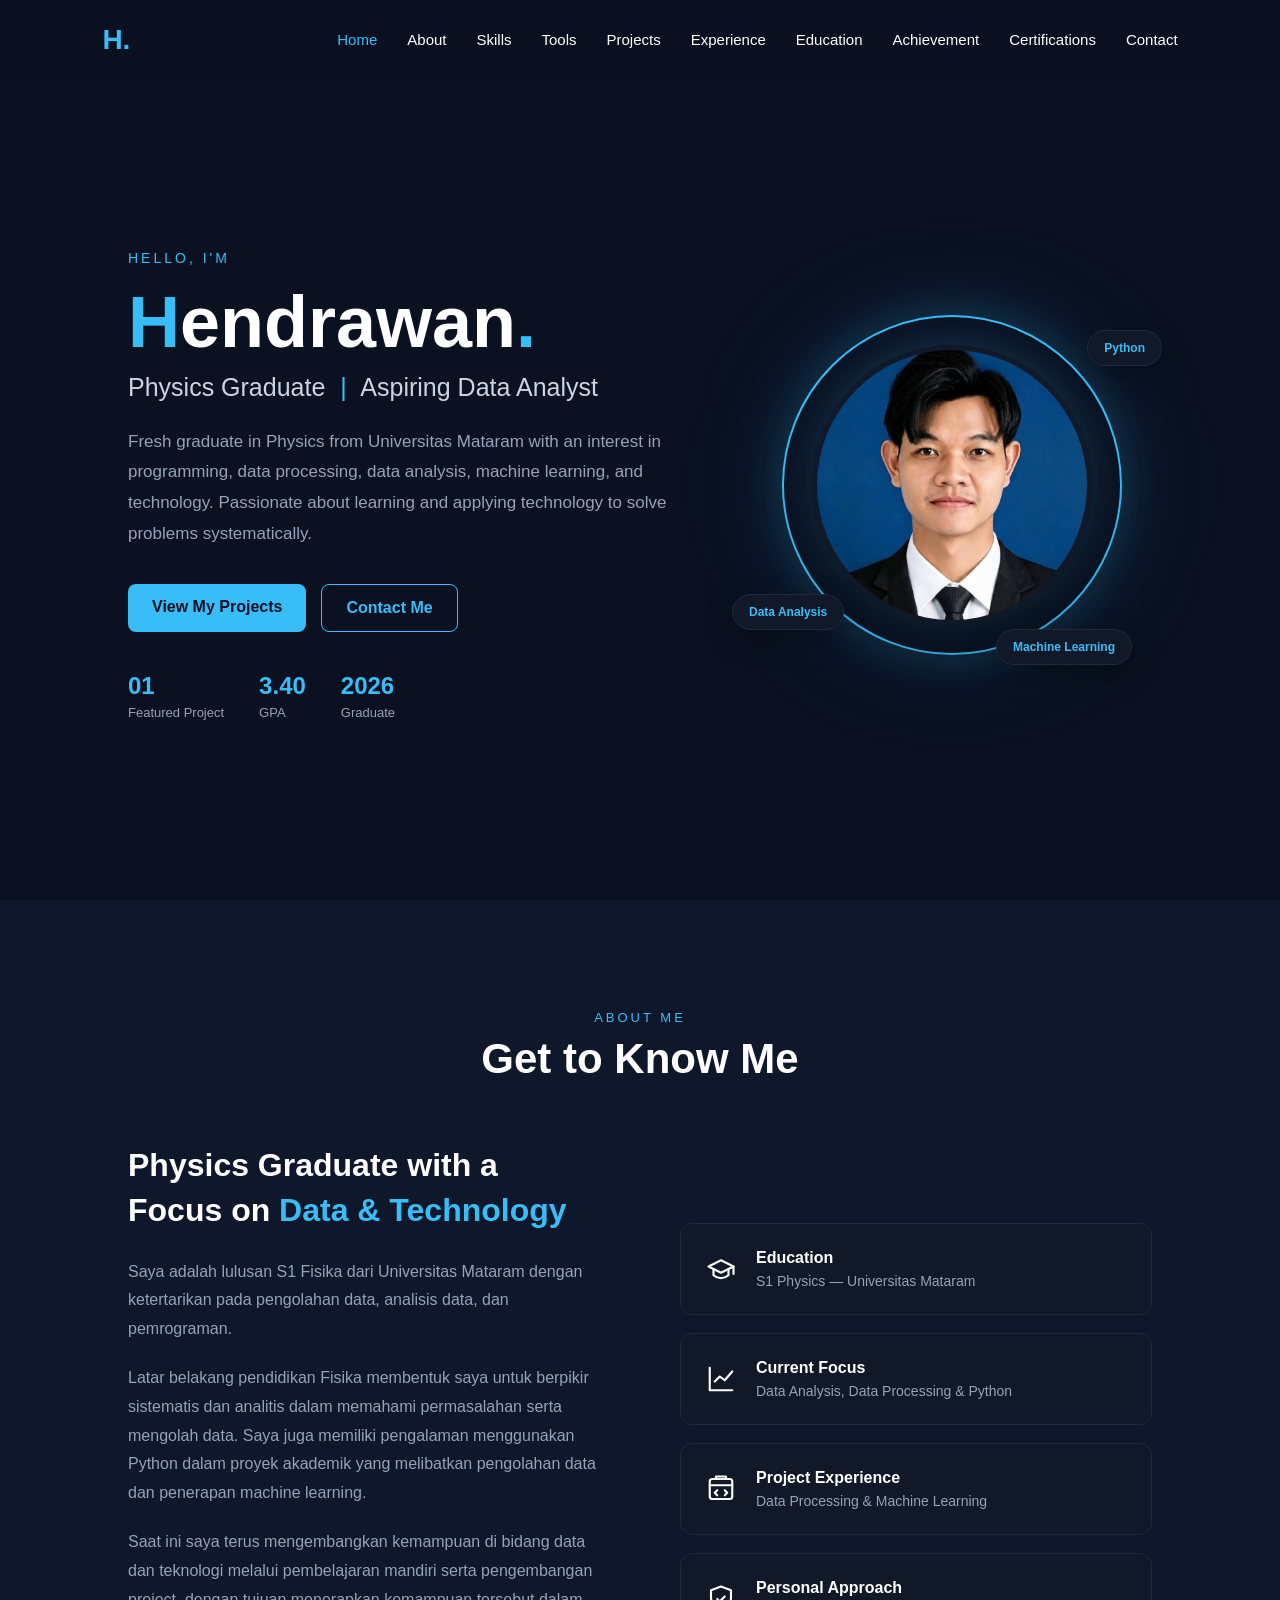
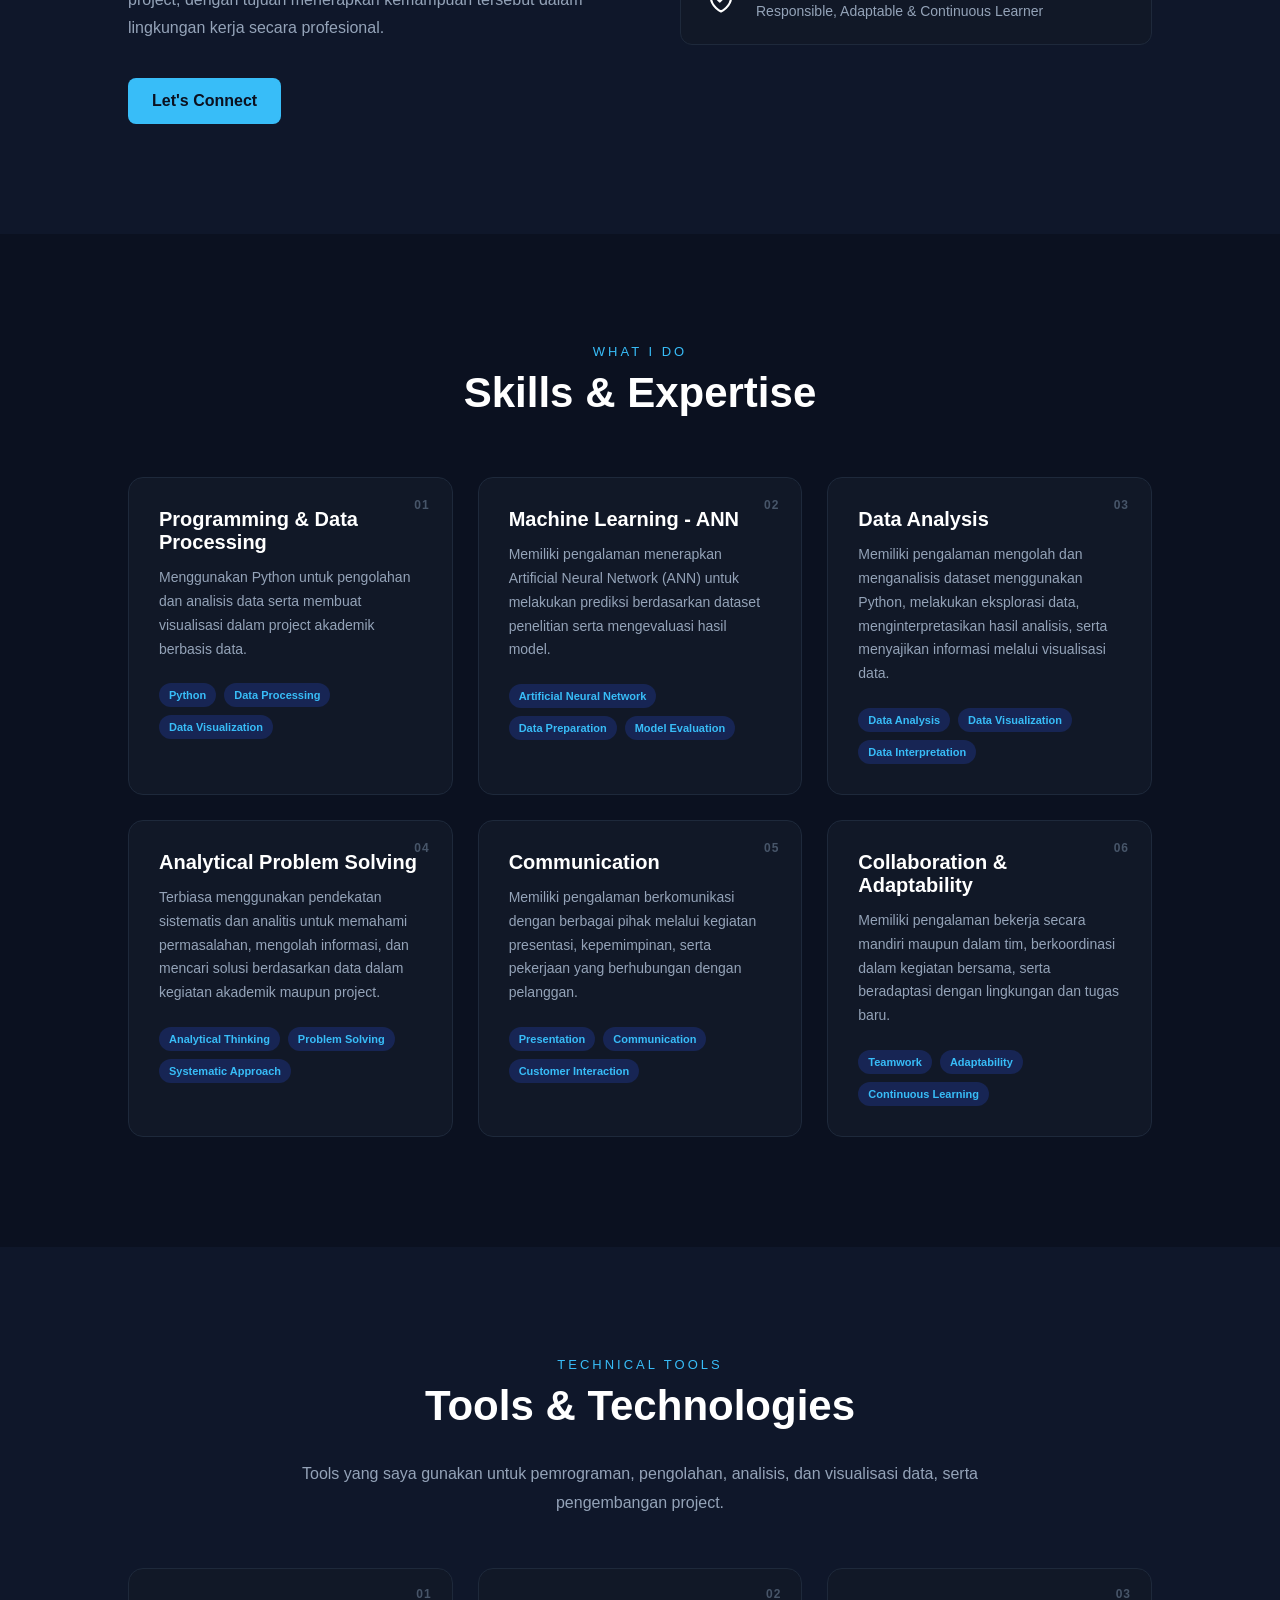
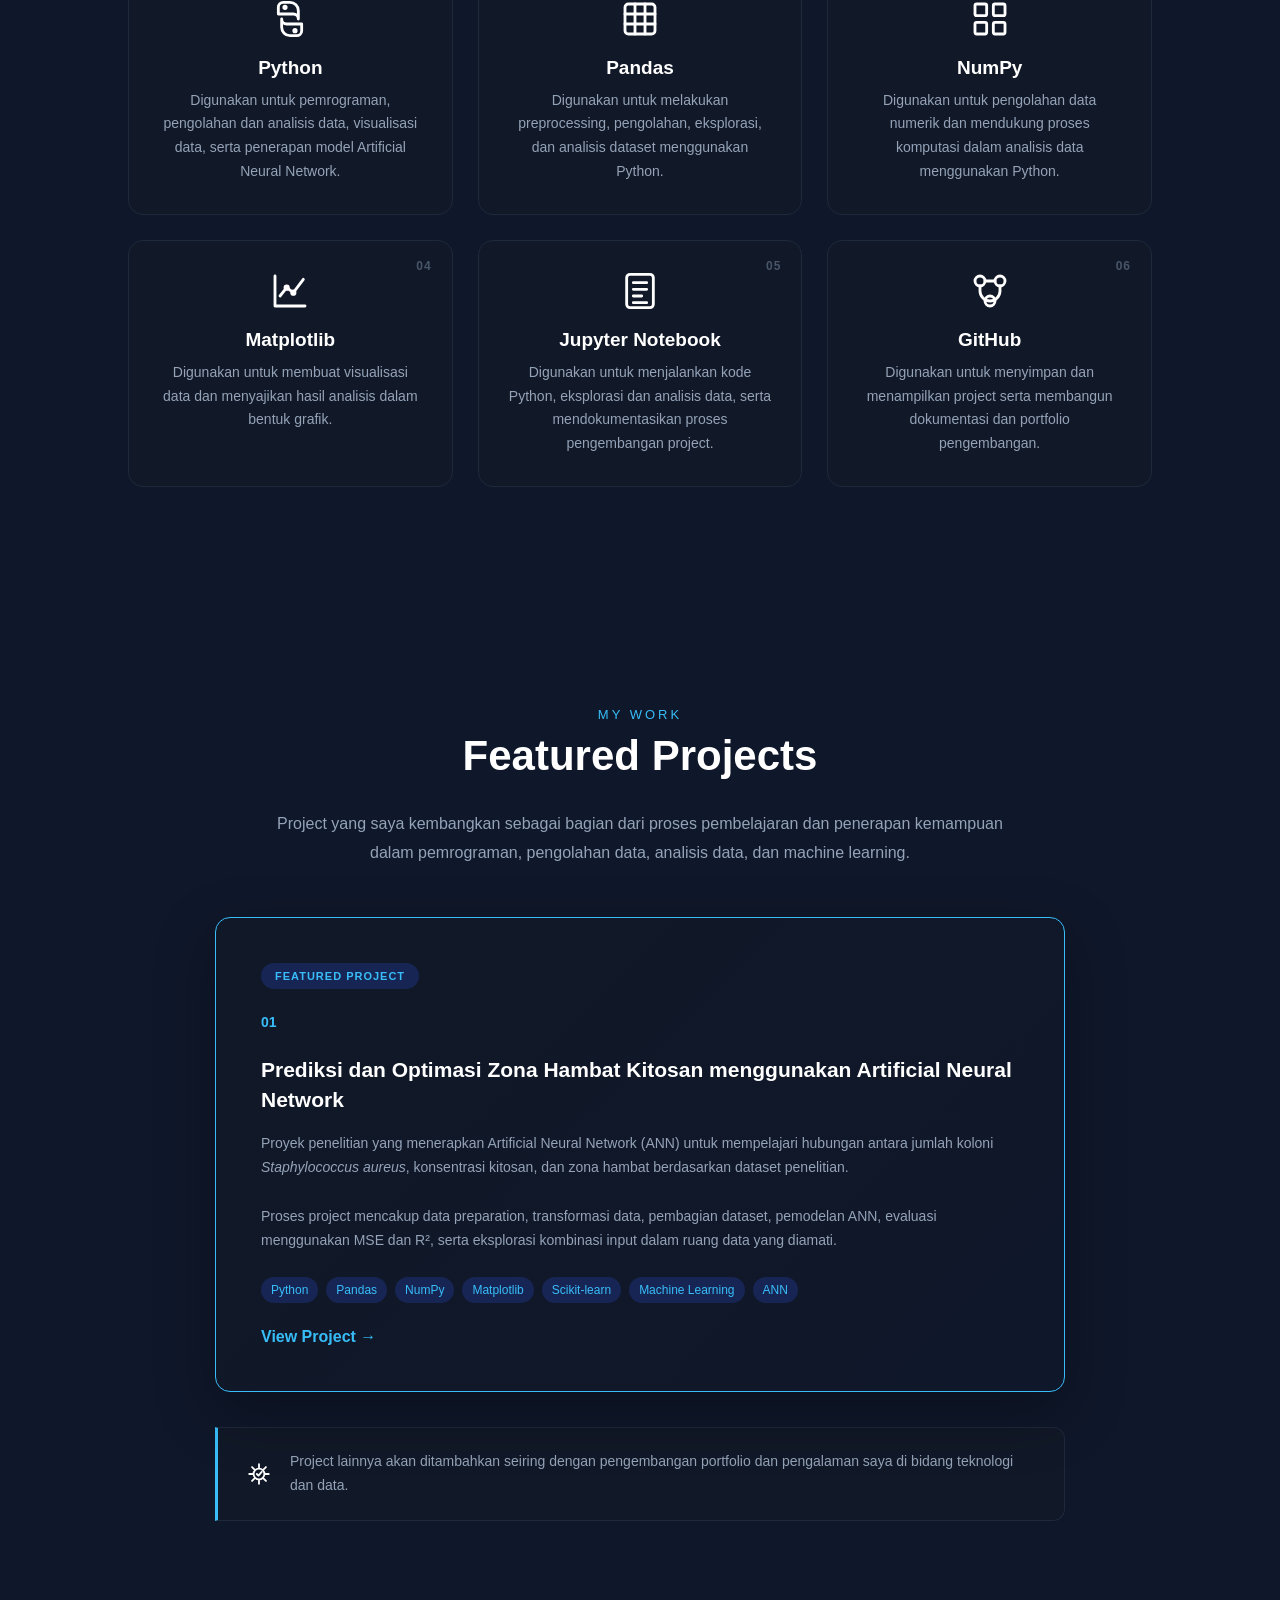
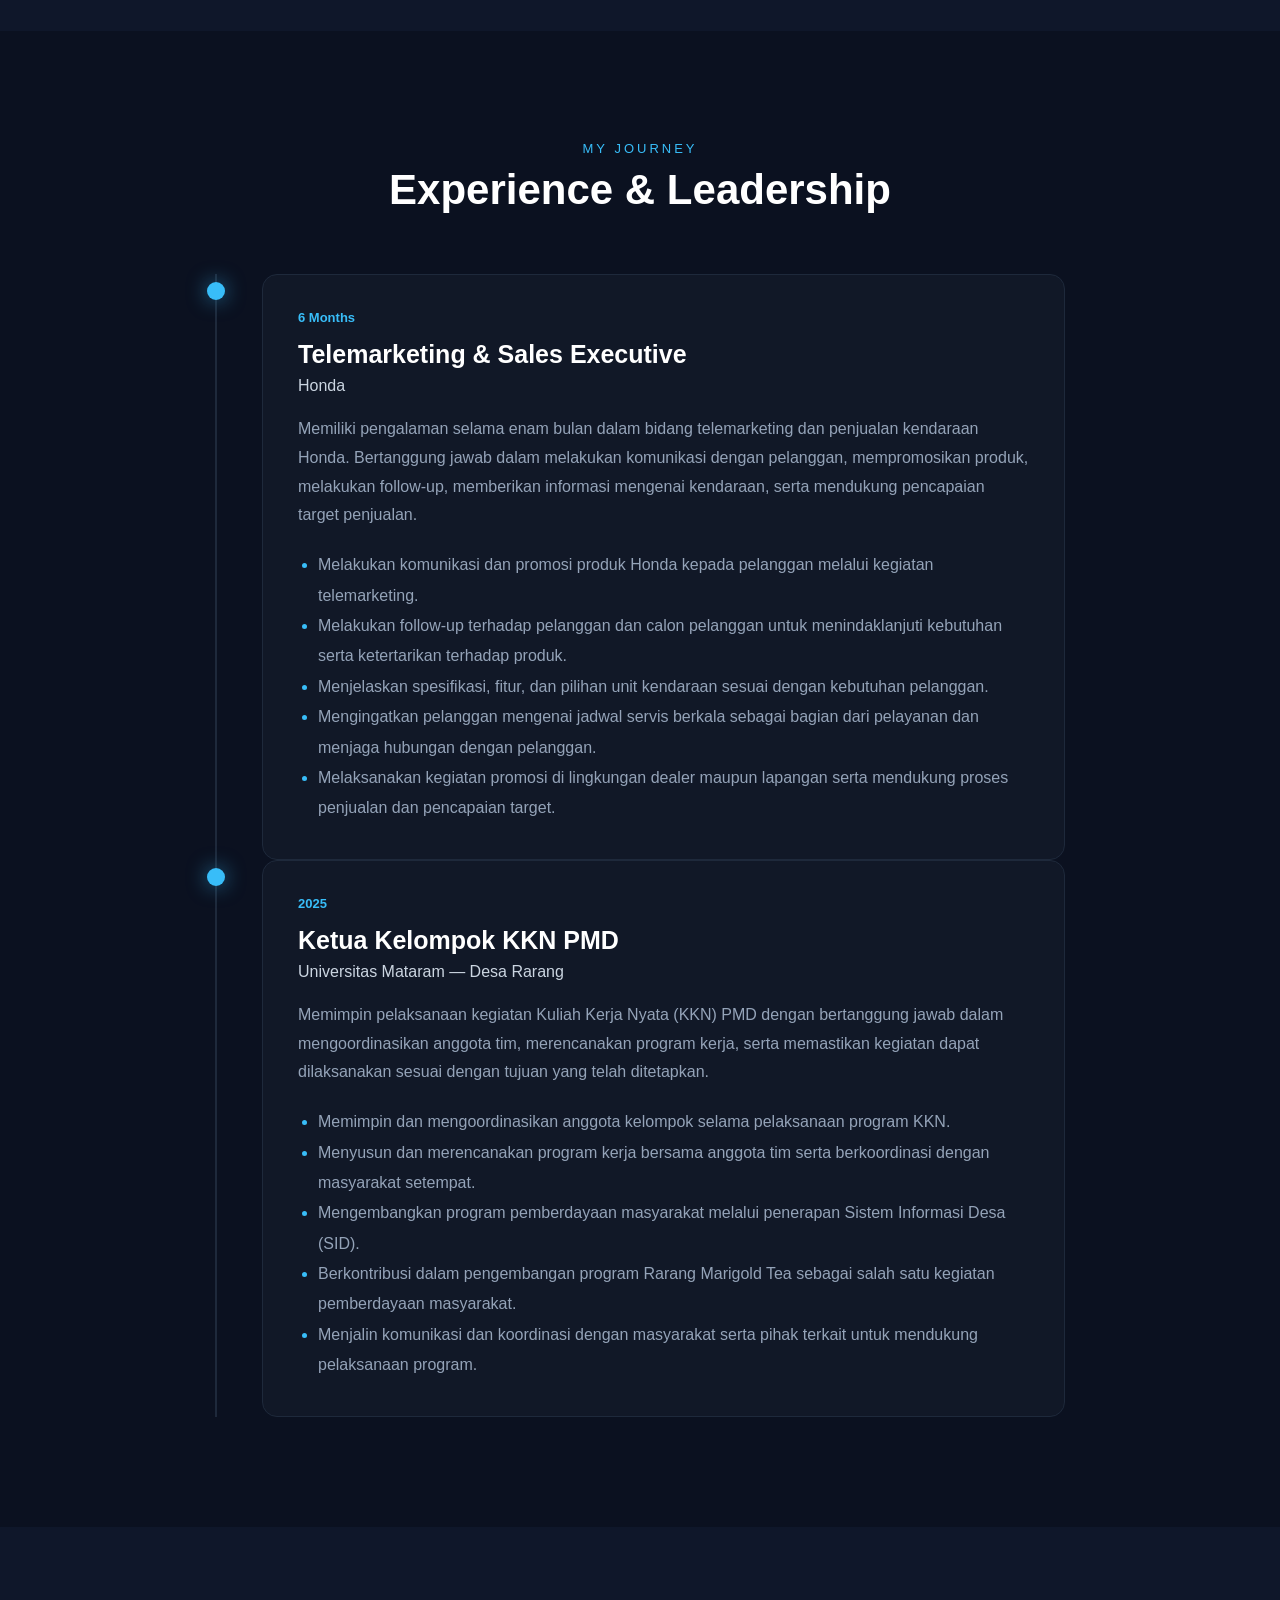
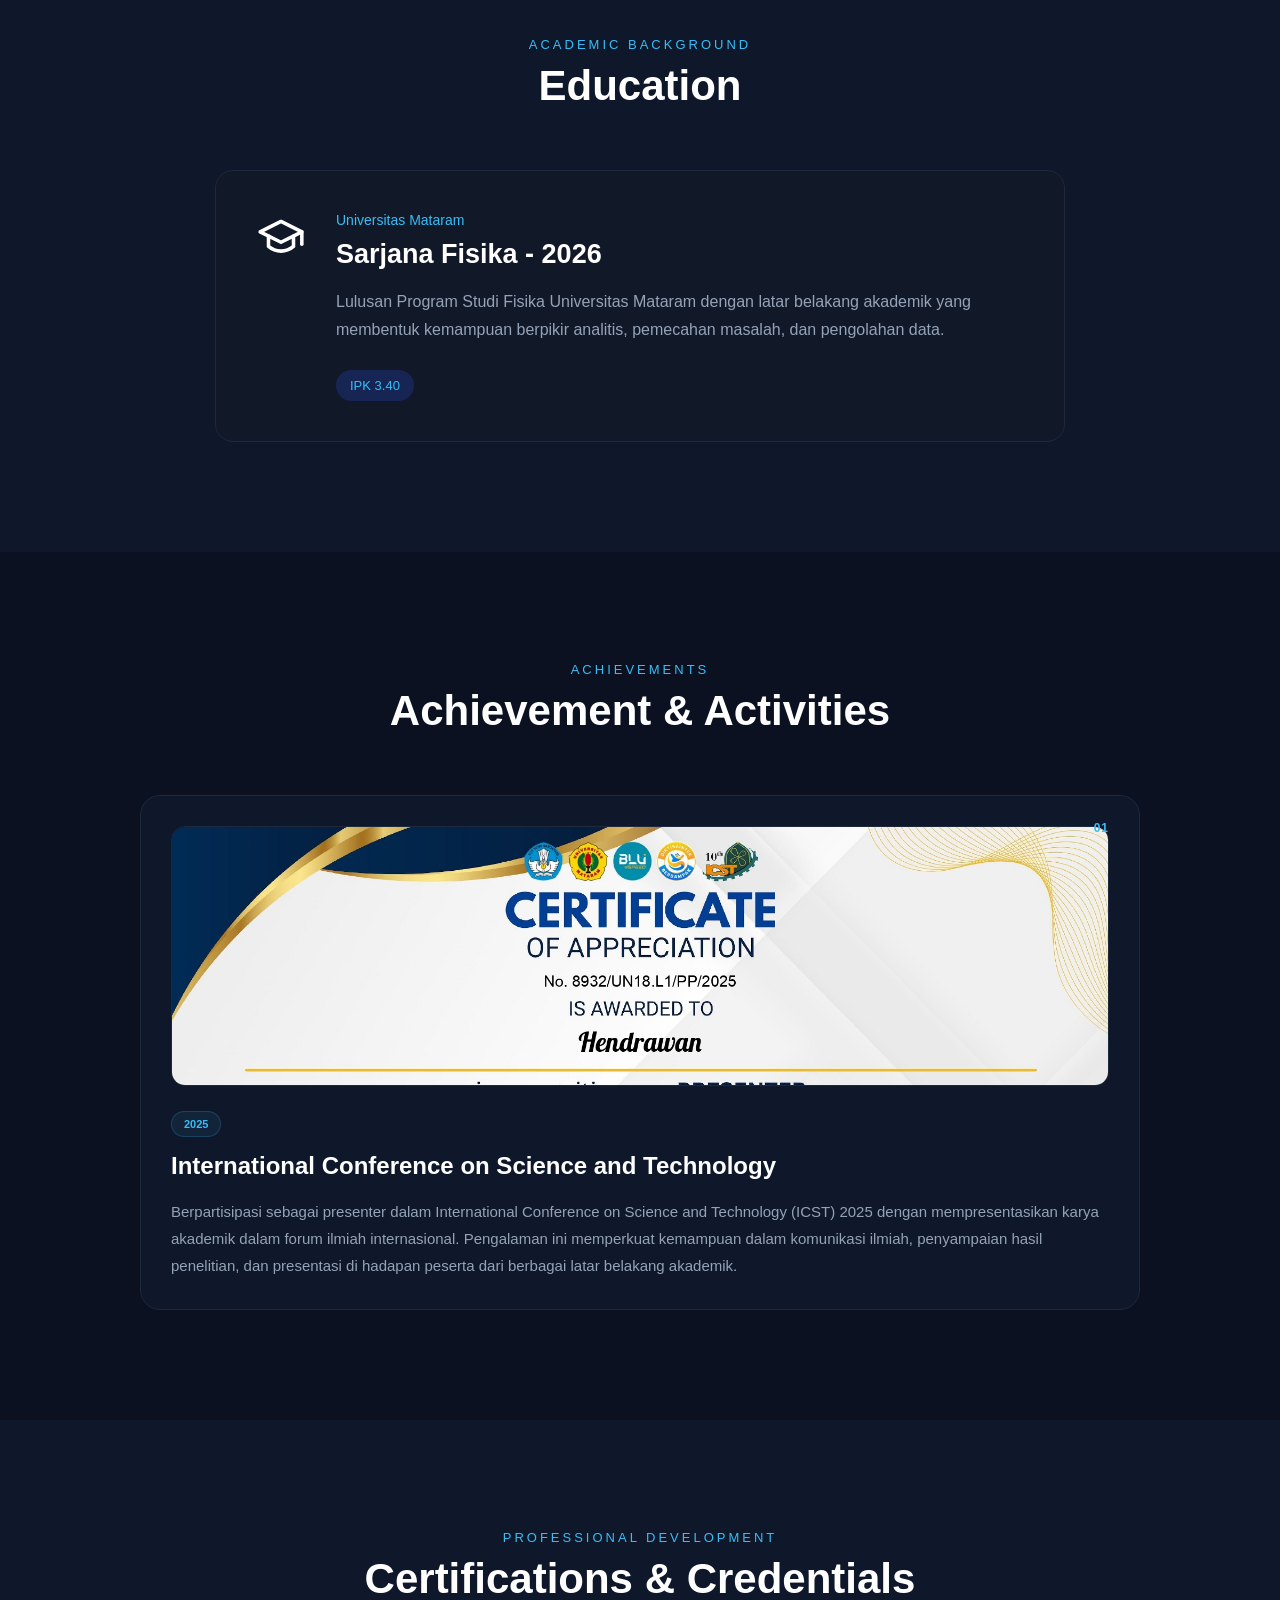
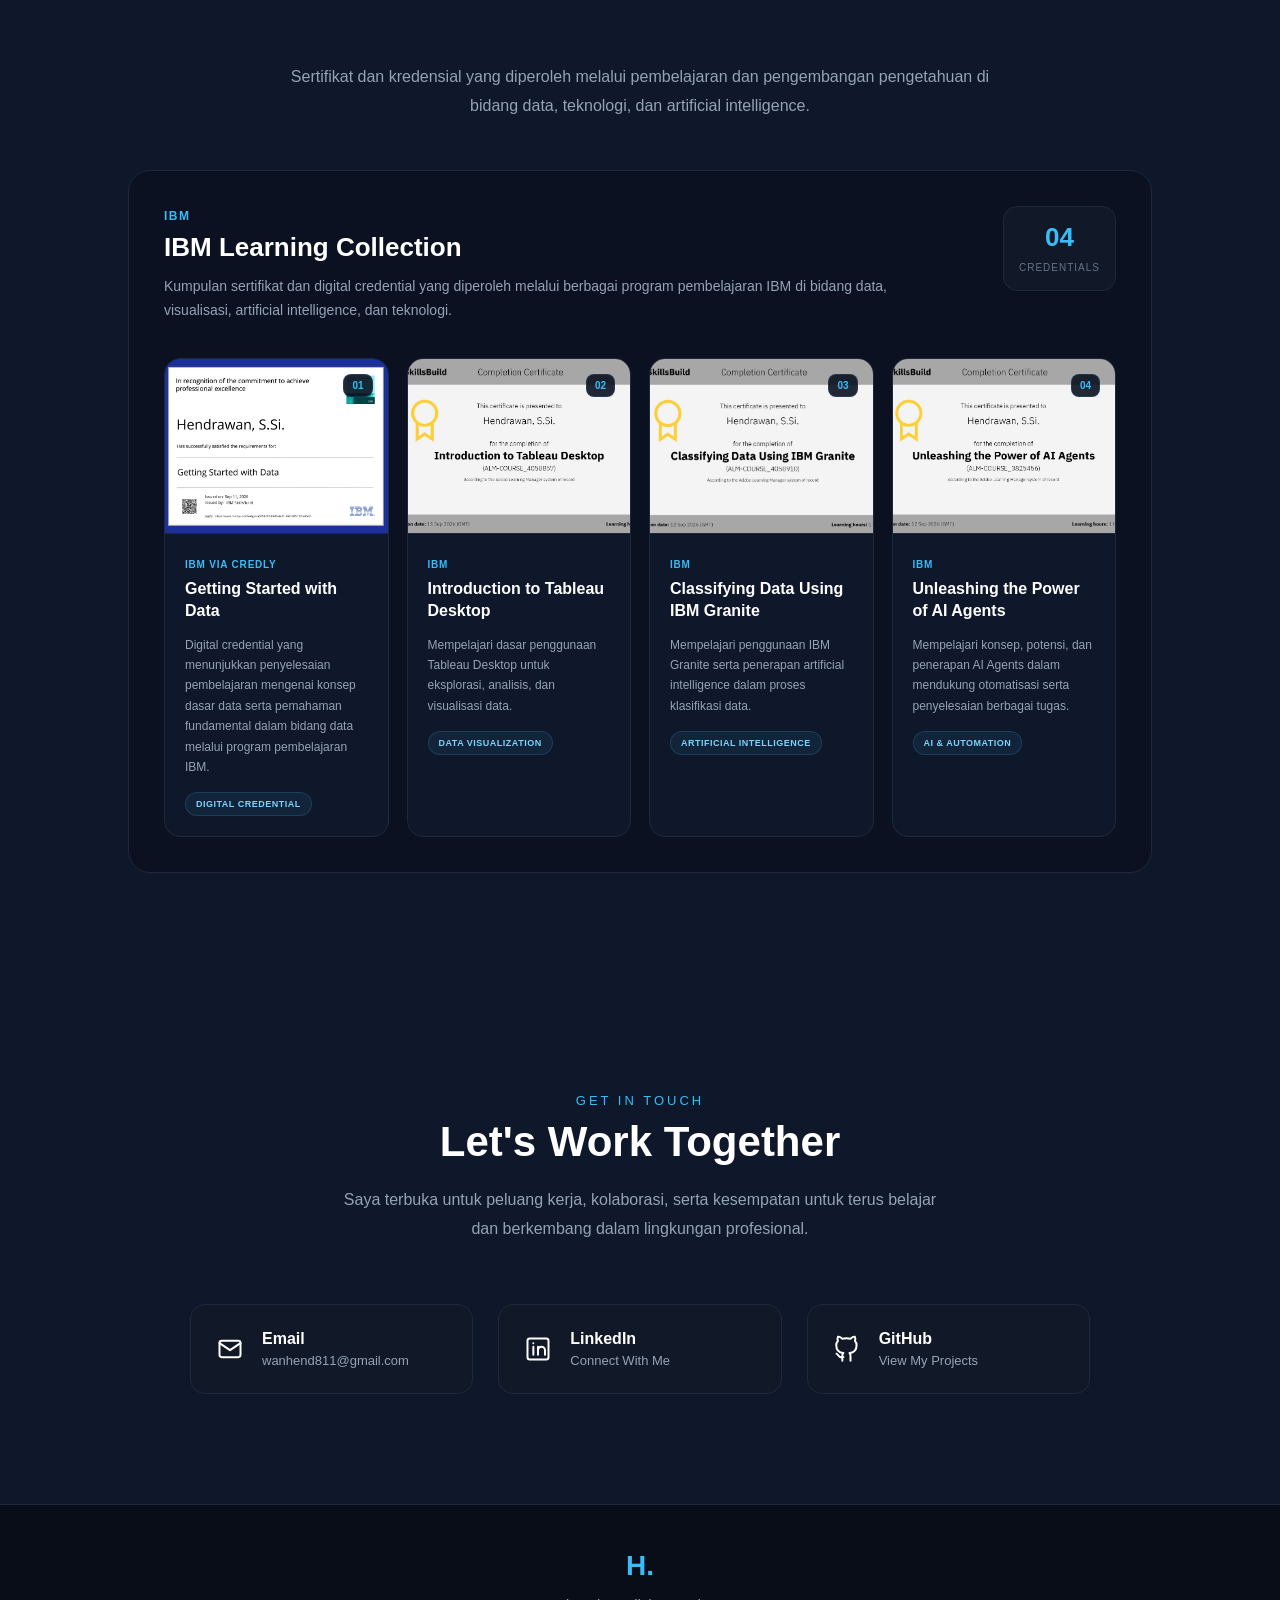
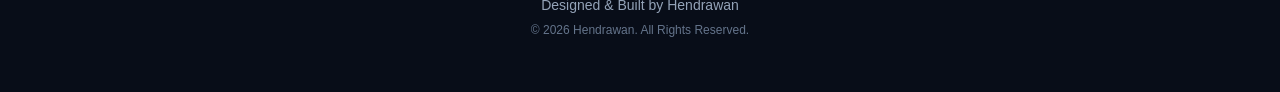
<file: index.html>
<!doctype html>
<html lang="id">
  <head>
    <meta charset="UTF-8" />
    <meta name="viewport" content="width=device-width, initial-scale=1.0" />

    <title>Hendrawan | Data Analyst Portfolio</title>

    <link rel="stylesheet" href="style.css" />
  </head>

  <body>
    <!-- =========================================================
         NAVBAR
         ========================================================= -->
    <nav class="navbar">
      <div class="logo">H.</div>

      <button class="menu-toggle" aria-label="Toggle Navigation">
        <svg
          viewBox="0 0 24 24"
          width="24"
          height="24"
          fill="none"
          stroke="currentColor"
          stroke-width="1.8"
          stroke-linecap="round"
        >
          <path d="M4 6h16M4 12h16M4 18h16" />
        </svg>
      </button>

      <ul class="nav-links">
        <li><a href="#home">Home</a></li>
        <li><a href="#about">About</a></li>
        <li><a href="#skills">Skills</a></li>
        <li><a href="#tools">Tools</a></li>
        <li><a href="#projects">Projects</a></li>
        <li><a href="#experience">Experience</a></li>
        <li><a href="#education">Education</a></li>
        <li><a href="#achievement">Achievement</a></li>
        <li><a href="#certifications">Certifications</a></li>
        <li><a href="#contact">Contact</a></li>
      </ul>
    </nav>

    <!-- =========================================================
         HERO
         ========================================================= -->
    <section id="home" class="hero">
      <div class="hero-content">
        <p class="intro">HELLO, I'M</p>

        <h1><span>H</span>endrawan<span>.</span></h1>

        <h2>
          Physics Graduate <span class="highlight">|</span>
          Aspiring Data Analyst
        </h2>

        <p class="hero-description">
          Fresh graduate in Physics from Universitas Mataram with an interest in
          programming, data processing, data analysis, machine learning, and
          technology. Passionate about learning and applying technology to solve
          problems systematically.
        </p>

        <div class="hero-buttons">
          <a href="#projects" class="btn primary">View My Projects</a>
          <a href="#contact" class="btn secondary">Contact Me</a>
        </div>

        <div class="hero-stats">
          <div class="hero-stat">
            <strong>01</strong>
            <span>Featured Project</span>
          </div>

          <div class="hero-stat">
            <strong>3.40</strong>
            <span>GPA</span>
          </div>

          <div class="hero-stat">
            <strong>2026</strong>
            <span>Graduate</span>
          </div>
        </div>
      </div>

      <div class="hero-visual">
        <div class="hero-glow"></div>

        <div class="profile-circle"></div>

        <div class="profile-image-container">
          <img
            src="assets\FotoHendrawan.jpg"
            alt="Hendrawan - Physics Graduate and Aspiring Data Analyst"
            class="profile-image"
          />
        </div>

        <div class="floating-tag tag-python">Python</div>
        <div class="floating-tag tag-data">Data Analysis</div>
        <div class="floating-tag tag-ai">Machine Learning</div>
      </div>
    </section>

    <!-- =========================================================
         ABOUT
         ========================================================= -->
    <section id="about" class="about section">
      <div class="section-container">
        <div class="section-header">
          <p class="section-subtitle">ABOUT ME</p>
          <h2>Get to Know Me</h2>
        </div>

        <div class="about-content">
          <div class="about-text">
            <h3>
              Physics Graduate with a Focus on
              <span>Data & Technology</span>
            </h3>

            <p>
              Saya adalah lulusan S1 Fisika dari Universitas Mataram dengan
              ketertarikan pada pengolahan data, analisis data, dan pemrograman.
            </p>

            <p>
              Latar belakang pendidikan Fisika membentuk saya untuk berpikir
              sistematis dan analitis dalam memahami permasalahan serta mengolah
              data. Saya juga memiliki pengalaman menggunakan Python dalam
              proyek akademik yang melibatkan pengolahan data dan penerapan
              machine learning.
            </p>

            <p>
              Saat ini saya terus mengembangkan kemampuan di bidang data dan
              teknologi melalui pembelajaran mandiri serta pengembangan project,
              dengan tujuan menerapkan kemampuan tersebut dalam lingkungan kerja
              secara profesional.
            </p>

            <a href="#contact" class="btn primary">Let's Connect</a>
          </div>

          <div class="about-info">
            <div class="info-card">
              <span>
                <svg
                  viewBox="0 0 24 24"
                  width="24"
                  height="24"
                  fill="none"
                  stroke="currentColor"
                  stroke-width="1.7"
                  stroke-linecap="round"
                  stroke-linejoin="round"
                >
                  <path d="m2 10 10-5 10 5-10 5-10-5Z" />
                  <path d="M6 12v5c3.5 3 8.5 3 12 0v-5" />
                  <path d="M22 10v6" />
                </svg>
              </span>

              <div>
                <h4>Education</h4>
                <p>S1 Physics — Universitas Mataram</p>
              </div>
            </div>

            <div class="info-card">
              <span>
                <svg
                  viewBox="0 0 24 24"
                  width="24"
                  height="24"
                  fill="none"
                  stroke="currentColor"
                  stroke-width="1.7"
                  stroke-linecap="round"
                  stroke-linejoin="round"
                >
                  <path d="M3 3v18h18" />
                  <path d="m7 14 4-4 4 3 6-7" />
                </svg>
              </span>

              <div>
                <h4>Current Focus</h4>
                <p>Data Analysis, Data Processing & Python</p>
              </div>
            </div>

            <div class="info-card">
              <span>
                <svg
                  viewBox="0 0 24 24"
                  width="24"
                  height="24"
                  fill="none"
                  stroke="currentColor"
                  stroke-width="1.7"
                  stroke-linecap="round"
                  stroke-linejoin="round"
                >
                  <rect x="3" y="4" width="18" height="16" rx="2" />
                  <path d="M8 4V2h8v2M3 9h18M9 13l-2 2 2 2M15 13l2 2-2 2" />
                </svg>
              </span>

              <div>
                <h4>Project Experience</h4>
                <p>Data Processing & Machine Learning</p>
              </div>
            </div>

            <div class="info-card">
              <span>
                <svg
                  viewBox="0 0 24 24"
                  width="24"
                  height="24"
                  fill="none"
                  stroke="currentColor"
                  stroke-width="1.7"
                  stroke-linecap="round"
                  stroke-linejoin="round"
                >
                  <path d="M12 22s8-4 8-11V5l-8-3-8 3v6c0 7 8 11 8 11Z" />
                  <path d="m9 12 2 2 4-4" />
                </svg>
              </span>

              <div>
                <h4>Personal Approach</h4>
                <p>Responsible, Adaptable & Continuous Learner</p>
              </div>
            </div>
          </div>
        </div>
      </div>
    </section>

    <!-- =========================================================
         SKILLS
         ========================================================= -->
    <section id="skills" class="skills section">
      <div class="section-container">
        <div class="section-header">
          <p class="section-subtitle">WHAT I DO</p>
          <h2>Skills & Expertise</h2>
        </div>

        <div class="skills-grid">
          <div class="skill-card">
            <div class="skill-number">01</div>

            <h3>Programming & Data Processing</h3>

            <p>
              Menggunakan Python untuk pengolahan dan analisis data serta
              membuat visualisasi dalam project akademik berbasis data.
            </p>

            <div class="skill-tags">
              <span>Python</span>
              <span>Data Processing</span>
              <span>Data Visualization</span>
            </div>
          </div>

          <div class="skill-card">
            <div class="skill-number">02</div>

            <h3>Machine Learning - ANN</h3>

            <p>
              Memiliki pengalaman menerapkan Artificial Neural Network (ANN)
              untuk melakukan prediksi berdasarkan dataset penelitian serta
              mengevaluasi hasil model.
            </p>

            <div class="skill-tags">
              <span>Artificial Neural Network</span>
              <span>Data Preparation</span>
              <span>Model Evaluation</span>
            </div>
          </div>

          <div class="skill-card">
            <div class="skill-number">03</div>

            <h3>Data Analysis</h3>

            <p>
              Memiliki pengalaman mengolah dan menganalisis dataset menggunakan
              Python, melakukan eksplorasi data, menginterpretasikan hasil
              analisis, serta menyajikan informasi melalui visualisasi data.
            </p>

            <div class="skill-tags">
              <span>Data Analysis</span>
              <span>Data Visualization</span>
              <span>Data Interpretation</span>
            </div>
          </div>

          <div class="skill-card">
            <div class="skill-number">04</div>

            <h3>Analytical Problem Solving</h3>

            <p>
              Terbiasa menggunakan pendekatan sistematis dan analitis untuk
              memahami permasalahan, mengolah informasi, dan mencari solusi
              berdasarkan data dalam kegiatan akademik maupun project.
            </p>

            <div class="skill-tags">
              <span>Analytical Thinking</span>
              <span>Problem Solving</span>
              <span>Systematic Approach</span>
            </div>
          </div>

          <div class="skill-card">
            <div class="skill-number">05</div>

            <h3>Communication</h3>

            <p>
              Memiliki pengalaman berkomunikasi dengan berbagai pihak melalui
              kegiatan presentasi, kepemimpinan, serta pekerjaan yang
              berhubungan dengan pelanggan.
            </p>

            <div class="skill-tags">
              <span>Presentation</span>
              <span>Communication</span>
              <span>Customer Interaction</span>
            </div>
          </div>

          <div class="skill-card">
            <div class="skill-number">06</div>

            <h3>Collaboration & Adaptability</h3>

            <p>
              Memiliki pengalaman bekerja secara mandiri maupun dalam tim,
              berkoordinasi dalam kegiatan bersama, serta beradaptasi dengan
              lingkungan dan tugas baru.
            </p>

            <div class="skill-tags">
              <span>Teamwork</span>
              <span>Adaptability</span>
              <span>Continuous Learning</span>
            </div>
          </div>
        </div>
      </div>
    </section>

    <!-- =========================================================
         TOOLS
         ========================================================= -->
    <section id="tools" class="tools section">
      <div class="section-container">
        <div class="section-header">
          <p class="section-subtitle">TECHNICAL TOOLS</p>
          <h2>Tools & Technologies</h2>
        </div>

        <p class="tools-description">
          Tools yang saya gunakan untuk pemrograman, pengolahan, analisis, dan
          visualisasi data, serta pengembangan project.
        </p>

        <div class="tools-grid">
          <!-- TOOL 01 -->
          <div class="tool-card">
            <div class="tool-number">01</div>

            <div class="tool-icon">
              <svg
                viewBox="0 0 24 24"
                width="30"
                height="30"
                fill="none"
                stroke="currentColor"
                stroke-width="1.7"
                stroke-linecap="round"
                stroke-linejoin="round"
              >
                <path
                  d="M12 2H8a3 3 0 0 0-3 3v4h9a3 3 0 0 1 3 3V7a5 5 0 0 0-5-5Z"
                />
                <path
                  d="M12 22h4a3 3 0 0 0 3-3v-4H10a3 3 0 0 1-3-3v5a5 5 0 0 0 5 5Z"
                />
                <circle cx="9" cy="5" r=".7" fill="currentColor" />
                <circle cx="15" cy="19" r=".7" fill="currentColor" />
              </svg>
            </div>

            <h3>Python</h3>

            <p>
              Digunakan untuk pemrograman, pengolahan dan analisis data,
              visualisasi data, serta penerapan model Artificial Neural Network.
            </p>
          </div>

          <!-- TOOL 02 -->
          <div class="tool-card">
            <div class="tool-number">02</div>

            <div class="tool-icon">
              <svg
                viewBox="0 0 24 24"
                width="30"
                height="30"
                fill="none"
                stroke="currentColor"
                stroke-width="1.7"
                stroke-linecap="round"
                stroke-linejoin="round"
              >
                <rect x="3" y="3" width="18" height="18" rx="2" />
                <path d="M3 9h18M3 15h18M9 3v18M15 3v18" />
              </svg>
            </div>

            <h3>Pandas</h3>

            <p>
              Digunakan untuk melakukan preprocessing, pengolahan, eksplorasi,
              dan analisis dataset menggunakan Python.
            </p>
          </div>

          <!-- TOOL 03 -->
          <div class="tool-card">
            <div class="tool-number">03</div>

            <div class="tool-icon">
              <svg
                viewBox="0 0 24 24"
                width="30"
                height="30"
                fill="none"
                stroke="currentColor"
                stroke-width="1.7"
                stroke-linecap="round"
                stroke-linejoin="round"
              >
                <rect x="3" y="3" width="7" height="7" rx="1" />
                <rect x="14" y="3" width="7" height="7" rx="1" />
                <rect x="3" y="14" width="7" height="7" rx="1" />
                <rect x="14" y="14" width="7" height="7" rx="1" />
              </svg>
            </div>

            <h3>NumPy</h3>

            <p>
              Digunakan untuk pengolahan data numerik dan mendukung proses
              komputasi dalam analisis data menggunakan Python.
            </p>
          </div>

          <!-- TOOL 04 -->
          <div class="tool-card">
            <div class="tool-number">04</div>

            <div class="tool-icon">
              <svg
                viewBox="0 0 24 24"
                width="30"
                height="30"
                fill="none"
                stroke="currentColor"
                stroke-width="1.7"
                stroke-linecap="round"
                stroke-linejoin="round"
              >
                <path d="M3 3v18h18" />
                <path d="m6 15 4-5 4 3 6-8" />
                <circle cx="10" cy="10" r="1" />
                <circle cx="14" cy="13" r="1" />
              </svg>
            </div>

            <h3>Matplotlib</h3>

            <p>
              Digunakan untuk membuat visualisasi data dan menyajikan hasil
              analisis dalam bentuk grafik.
            </p>
          </div>

          <!-- TOOL 05 -->
          <div class="tool-card">
            <div class="tool-number">05</div>

            <div class="tool-icon">
              <svg
                viewBox="0 0 24 24"
                width="30"
                height="30"
                fill="none"
                stroke="currentColor"
                stroke-width="1.7"
                stroke-linecap="round"
                stroke-linejoin="round"
              >
                <rect x="4" y="2" width="16" height="20" rx="2" />
                <path d="M8 7h8M8 11h8M8 15h5M8 19h8" />
              </svg>
            </div>

            <h3>Jupyter Notebook</h3>

            <p>
              Digunakan untuk menjalankan kode Python, eksplorasi dan analisis
              data, serta mendokumentasikan proses pengembangan project.
            </p>
          </div>

          <!-- TOOL 06 -->
          <div class="tool-card">
            <div class="tool-number">06</div>

            <div class="tool-icon">
              <svg
                viewBox="0 0 24 24"
                width="30"
                height="30"
                fill="none"
                stroke="currentColor"
                stroke-width="1.7"
                stroke-linecap="round"
                stroke-linejoin="round"
              >
                <circle cx="6" cy="6" r="3" />
                <circle cx="18" cy="6" r="3" />
                <circle cx="12" cy="18" r="3" />
                <path d="M9 6h6M6 9v3a6 6 0 0 0 6 6M18 9v3a6 6 0 0 1-6 6" />
              </svg>
            </div>

            <h3>GitHub</h3>

            <p>
              Digunakan untuk menyimpan dan menampilkan project serta membangun
              dokumentasi dan portfolio pengembangan.
            </p>
          </div>
        </div>
      </div>
    </section>

    <!-- =========================================================
         PROJECTS
         ========================================================= -->
    <section id="projects" class="projects section">
      <div class="section-container">
        <div class="section-header">
          <p class="section-subtitle">MY WORK</p>
          <h2>Featured Projects</h2>
        </div>

        <p class="projects-description">
          Project yang saya kembangkan sebagai bagian dari proses pembelajaran
          dan penerapan kemampuan dalam pemrograman, pengolahan data, analisis
          data, dan machine learning.
        </p>

        <div class="projects-grid">
          <div class="project-card featured-project">
            <div class="featured-label">FEATURED PROJECT</div>

            <div class="project-number">01</div>

            <h3>
              Prediksi dan Optimasi Zona Hambat Kitosan menggunakan Artificial
              Neural Network
            </h3>

            <p>
              Proyek penelitian yang menerapkan Artificial Neural Network (ANN)
              untuk mempelajari hubungan antara jumlah koloni
              <i>Staphylococcus aureus</i>, konsentrasi kitosan, dan zona hambat
              berdasarkan dataset penelitian.
            </p>

            <p>
              Proses project mencakup data preparation, transformasi data,
              pembagian dataset, pemodelan ANN, evaluasi menggunakan MSE dan R²,
              serta eksplorasi kombinasi input dalam ruang data yang diamati.
            </p>

            <div class="project-tags">
              <span>Python</span>
              <span>Pandas</span>
              <span>NumPy</span>
              <span>Matplotlib</span>
              <span>Scikit-learn</span>
              <span>Machine Learning</span>
              <span>ANN</span>
            </div>

            <a href="project_ann.html" class="project-link">View Project →</a>
          </div>
        </div>

        <div class="projects-note">
          <span>
            <svg
              viewBox="0 0 24 24"
              width="24"
              height="24"
              fill="none"
              stroke="currentColor"
              stroke-width="1.7"
              stroke-linecap="round"
              stroke-linejoin="round"
            >
              <path d="M12 3v3M12 18v3M3 12h3M18 12h3" />
              <path
                d="m5.6 5.6 2.1 2.1m8.6 8.6 2.1 2.1m0-12.8-2.1 2.1m-8.6 8.6-2.1 2.1"
              />
              <circle cx="12" cy="12" r="5" />
              <path d="m10 12 1.5 1.5L14.5 10" />
            </svg>
          </span>

          <p>
            Project lainnya akan ditambahkan seiring dengan pengembangan
            portfolio dan pengalaman saya di bidang teknologi dan data.
          </p>
        </div>
      </div>
    </section>

    <!-- =========================================================
         EXPERIENCE & LEADERSHIP
         ========================================================= -->
    <section id="experience" class="experience section">
      <div class="section-container">
        <div class="section-header">
          <p class="section-subtitle">MY JOURNEY</p>
          <h2>Experience & Leadership</h2>
        </div>

        <div class="timeline">
          <div class="timeline-item">
            <div class="timeline-dot"></div>

            <div class="timeline-content">
              <div class="timeline-date">6 Months</div>

              <h3>Telemarketing & Sales Executive</h3>
              <h4>Honda</h4>

              <p>
                Memiliki pengalaman selama enam bulan dalam bidang telemarketing
                dan penjualan kendaraan Honda. Bertanggung jawab dalam melakukan
                komunikasi dengan pelanggan, mempromosikan produk, melakukan
                follow-up, memberikan informasi mengenai kendaraan, serta
                mendukung pencapaian target penjualan.
              </p>

              <ul>
                <li>
                  Melakukan komunikasi dan promosi produk Honda kepada pelanggan
                  melalui kegiatan telemarketing.
                </li>

                <li>
                  Melakukan follow-up terhadap pelanggan dan calon pelanggan
                  untuk menindaklanjuti kebutuhan serta ketertarikan terhadap
                  produk.
                </li>

                <li>
                  Menjelaskan spesifikasi, fitur, dan pilihan unit kendaraan
                  sesuai dengan kebutuhan pelanggan.
                </li>

                <li>
                  Mengingatkan pelanggan mengenai jadwal servis berkala sebagai
                  bagian dari pelayanan dan menjaga hubungan dengan pelanggan.
                </li>

                <li>
                  Melaksanakan kegiatan promosi di lingkungan dealer maupun
                  lapangan serta mendukung proses penjualan dan pencapaian
                  target.
                </li>
              </ul>
            </div>
          </div>

          <div class="timeline-item">
            <div class="timeline-dot"></div>

            <div class="timeline-content">
              <div class="timeline-date">2025</div>

              <h3>Ketua Kelompok KKN PMD</h3>
              <h4>Universitas Mataram — Desa Rarang</h4>

              <p>
                Memimpin pelaksanaan kegiatan Kuliah Kerja Nyata (KKN) PMD
                dengan bertanggung jawab dalam mengoordinasikan anggota tim,
                merencanakan program kerja, serta memastikan kegiatan dapat
                dilaksanakan sesuai dengan tujuan yang telah ditetapkan.
              </p>

              <ul>
                <li>
                  Memimpin dan mengoordinasikan anggota kelompok selama
                  pelaksanaan program KKN.
                </li>

                <li>
                  Menyusun dan merencanakan program kerja bersama anggota tim
                  serta berkoordinasi dengan masyarakat setempat.
                </li>

                <li>
                  Mengembangkan program pemberdayaan masyarakat melalui
                  penerapan Sistem Informasi Desa (SID).
                </li>

                <li>
                  Berkontribusi dalam pengembangan program Rarang Marigold Tea
                  sebagai salah satu kegiatan pemberdayaan masyarakat.
                </li>

                <li>
                  Menjalin komunikasi dan koordinasi dengan masyarakat serta
                  pihak terkait untuk mendukung pelaksanaan program.
                </li>
              </ul>
            </div>
          </div>
        </div>
      </div>
    </section>

    <!-- =========================================================
         EDUCATION
         ========================================================= -->
    <section id="education" class="education section">
      <div class="section-container">
        <div class="section-header">
          <p class="section-subtitle">ACADEMIC BACKGROUND</p>
          <h2>Education</h2>
        </div>

        <div class="education-grid">
          <div class="education-card featured">
            <div class="education-icon">
              <svg
                viewBox="0 0 24 24"
                width="30"
                height="30"
                fill="none"
                stroke="currentColor"
                stroke-width="1.7"
                stroke-linecap="round"
                stroke-linejoin="round"
              >
                <path d="m2 10 10-5 10 5-10 5-10-5Z" />
                <path d="M6 12v5c3.5 3 8.5 3 12 0v-5" />
                <path d="M22 10v6" />
              </svg>
            </div>

            <div class="education-content">
              <span class="education-year">Universitas Mataram</span>

              <h3>Sarjana Fisika - 2026</h3>

              <p>
                Lulusan Program Studi Fisika Universitas Mataram dengan latar
                belakang akademik yang membentuk kemampuan berpikir analitis,
                pemecahan masalah, dan pengolahan data.
              </p>

              <div class="education-detail">
                <span>IPK 3.40</span>
              </div>
            </div>
          </div>
        </div>
      </div>
    </section>

    <!-- =========================================================
         ACHIEVEMENT
         ========================================================= -->
    <section id="achievement" class="achievement section">
      <div class="section-container">
        <div class="section-header">
          <p class="section-subtitle">ACHIEVEMENTS</p>
          <h2>Achievement & Activities</h2>
        </div>

        <div class="achievement-grid">
          <div class="achievement-card">
            <div class="achievement-number">01</div>

            <div class="achievement-image">
              <img
                src="assets\ICST_Hendrawan.jpg"
                alt="International Conference on Science and Technology 2025 Certificate"
              />
            </div>

            <div class="achievement-content">
              <span class="achievement-year">2025</span>

              <h3>International Conference on Science and Technology</h3>

              <p>
                Berpartisipasi sebagai presenter dalam International Conference
                on Science and Technology (ICST) 2025 dengan mempresentasikan
                karya akademik dalam forum ilmiah internasional. Pengalaman ini
                memperkuat kemampuan dalam komunikasi ilmiah, penyampaian hasil
                penelitian, dan presentasi di hadapan peserta dari berbagai
                latar belakang akademik.
              </p>
            </div>
          </div>
        </div>
      </div>
    </section>

    <!-- =========================================================
         CERTIFICATIONS
         ========================================================= -->
    <section id="certifications" class="certifications section">
      <div class="section-container">
        <div class="section-header">
          <p class="section-subtitle">PROFESSIONAL DEVELOPMENT</p>
          <h2>Certifications & Credentials</h2>
        </div>

        <p class="certifications-description">
          Sertifikat dan kredensial yang diperoleh melalui pembelajaran dan
          pengembangan pengetahuan di bidang data, teknologi, dan artificial
          intelligence.
        </p>

        <div class="ibm-collection">
          <div class="ibm-collection-header">
            <div class="ibm-collection-title">
              <span class="ibm-provider">IBM</span>

              <h3>IBM Learning Collection</h3>

              <p>
                Kumpulan sertifikat dan digital credential yang diperoleh
                melalui berbagai program pembelajaran IBM di bidang data,
                visualisasi, artificial intelligence, dan teknologi.
              </p>
            </div>

            <div class="ibm-collection-count">
              <strong>04</strong>
              <span>Credentials</span>
            </div>
          </div>

          <div class="ibm-credentials">
            <!-- CREDENTIAL 01 -->
            <div class="ibm-credential-card">
              <div class="credential-number">01</div>

              <div class="credential-preview">
                <img
                  src="assets\IBMDesign20260911-20-mx1n26_page-0001.jpg"
                  alt="Getting Started with Data - IBM via Credly"
                />
              </div>

              <div class="credential-content">
                <span class="credential-provider">IBM via Credly</span>

                <h4>Getting Started with Data</h4>

                <p>
                  Digital credential yang menunjukkan penyelesaian pembelajaran
                  mengenai konsep dasar data serta pemahaman fundamental dalam
                  bidang data melalui program pembelajaran IBM.
                </p>

                <span class="credential-type">Digital Credential</span>
              </div>
            </div>

            <!-- CREDENTIAL 02 -->
            <div class="ibm-credential-card">
              <div class="credential-number">02</div>

              <div class="credential-preview">
                <img
                  src="assets\Introduction to Tableau Desktop_page-0001.jpg"
                  alt="Introduction to Tableau Desktop Certificate"
                />
              </div>

              <div class="credential-content">
                <span class="credential-provider">IBM</span>

                <h4>Introduction to Tableau Desktop</h4>

                <p>
                  Mempelajari dasar penggunaan Tableau Desktop untuk eksplorasi,
                  analisis, dan visualisasi data.
                </p>

                <span class="credential-type">Data Visualization</span>
              </div>
            </div>

            <!-- CREDENTIAL 03 -->
            <div class="ibm-credential-card">
              <div class="credential-number">03</div>

              <div class="credential-preview">
                <img
                  src="assets\Classifying Data Using IBM Granite_page-0001.jpg"
                  alt="Classifying Data Using IBM Granite Certificate"
                />
              </div>

              <div class="credential-content">
                <span class="credential-provider">IBM</span>

                <h4>Classifying Data Using IBM Granite</h4>

                <p>
                  Mempelajari penggunaan IBM Granite serta penerapan artificial
                  intelligence dalam proses klasifikasi data.
                </p>

                <span class="credential-type">Artificial Intelligence</span>
              </div>
            </div>

            <!-- CREDENTIAL 04 -->
            <div class="ibm-credential-card">
              <div class="credential-number">04</div>

              <div class="credential-preview">
                <img
                  src="assets\Unleashing the Power of AI Agents_page-0001.jpg"
                  alt="Unleashing the Power of AI Agents Certificate"
                />
              </div>

              <div class="credential-content">
                <span class="credential-provider">IBM</span>

                <h4>Unleashing the Power of AI Agents</h4>

                <p>
                  Mempelajari konsep, potensi, dan penerapan AI Agents dalam
                  mendukung otomatisasi serta penyelesaian berbagai tugas.
                </p>

                <span class="credential-type">AI & Automation</span>
              </div>
            </div>
          </div>
        </div>
      </div>
    </section>

    <!-- =========================================================
         CONTACT
         ========================================================= -->
    <section id="contact" class="contact section">
      <div class="section-container">
        <div class="section-header">
          <p class="section-subtitle">GET IN TOUCH</p>
          <h2>Let's Work Together</h2>

          <p class="contact-description">
            Saya terbuka untuk peluang kerja, kolaborasi, serta kesempatan untuk
            terus belajar dan berkembang dalam lingkungan profesional.
          </p>
        </div>

        <div class="contact-container">
          <!-- EMAIL -->
          <a href="mailto:wanhend811@gmail.com" class="contact-card">
            <div class="contact-icon">
              <svg
                viewBox="0 0 24 24"
                width="24"
                height="24"
                fill="none"
                stroke="currentColor"
                stroke-width="1.7"
                stroke-linecap="round"
                stroke-linejoin="round"
              >
                <rect x="3" y="5" width="18" height="14" rx="2" />
                <path d="m3 7 9 6 9-6" />
              </svg>
            </div>

            <div>
              <h3>Email</h3>
              <p>wanhend811@gmail.com</p>
            </div>
          </a>

          <!-- LINKEDIN -->
          <a
            href="https://www.linkedin.com/in/hen-dra-055b601b3"
            class="contact-card"
            target="_blank"
            rel="noopener noreferrer"
          >
            <div class="contact-icon">
              <svg
                viewBox="0 0 24 24"
                width="24"
                height="24"
                fill="none"
                stroke="currentColor"
                stroke-width="1.7"
                stroke-linecap="round"
                stroke-linejoin="round"
              >
                <rect x="3" y="3" width="18" height="18" rx="2" />
                <path d="M8 10v7M8 7v.01M12 17v-7m0 3a3 3 0 0 1 6 0v4" />
              </svg>
            </div>

            <div>
              <h3>LinkedIn</h3>
              <p>Connect With Me</p>
            </div>
          </a>

          <!-- GITHUB -->
          <a
            href="https://github.com/Ndraaa11"
            class="contact-card"
            target="_blank"
            rel="noopener noreferrer"
          >
            <div class="contact-icon">
              <svg
                viewBox="0 0 24 24"
                width="24"
                height="24"
                fill="none"
                stroke="currentColor"
                stroke-width="1.7"
                stroke-linecap="round"
                stroke-linejoin="round"
              >
                <path
                  d="M9 19c-4.3 1.4-4.3-2.5-6-3m12 6v-3.9a3.4 3.4 0 0 0-.9-2.7c3-.3 6.1-1.5 6.1-6.7a5.2 5.2 0 0 0-1.4-3.6 4.8 4.8 0 0 0-.1-3.6S17.5 1 15 3.2a13.4 13.4 0 0 0-7 0C5.5 1 4.3 1.5 4.3 1.5a4.8 4.8 0 0 0-.1 3.6A5.2 5.2 0 0 0 2.8 8.7c0 5.2 3.1 6.4 6.1 6.7A3.4 3.4 0 0 0 8 18.1V22"
                />
              </svg>
            </div>

            <div>
              <h3>GitHub</h3>
              <p>View My Projects</p>
            </div>
          </a>
        </div>
      </div>
    </section>

    <!-- =========================================================
         FOOTER
         ========================================================= -->
    <footer class="footer">
      <div class="footer-container">
        <div class="footer-logo">H.</div>

        <p>Designed & Built by Hendrawan</p>

        <p class="copyright">© 2026 Hendrawan. All Rights Reserved.</p>
      </div>
    </footer>

    <!-- =========================================================
         JAVASCRIPT
         ========================================================= -->
    <script src="script.js"></script>
  </body>
</html>
</file>
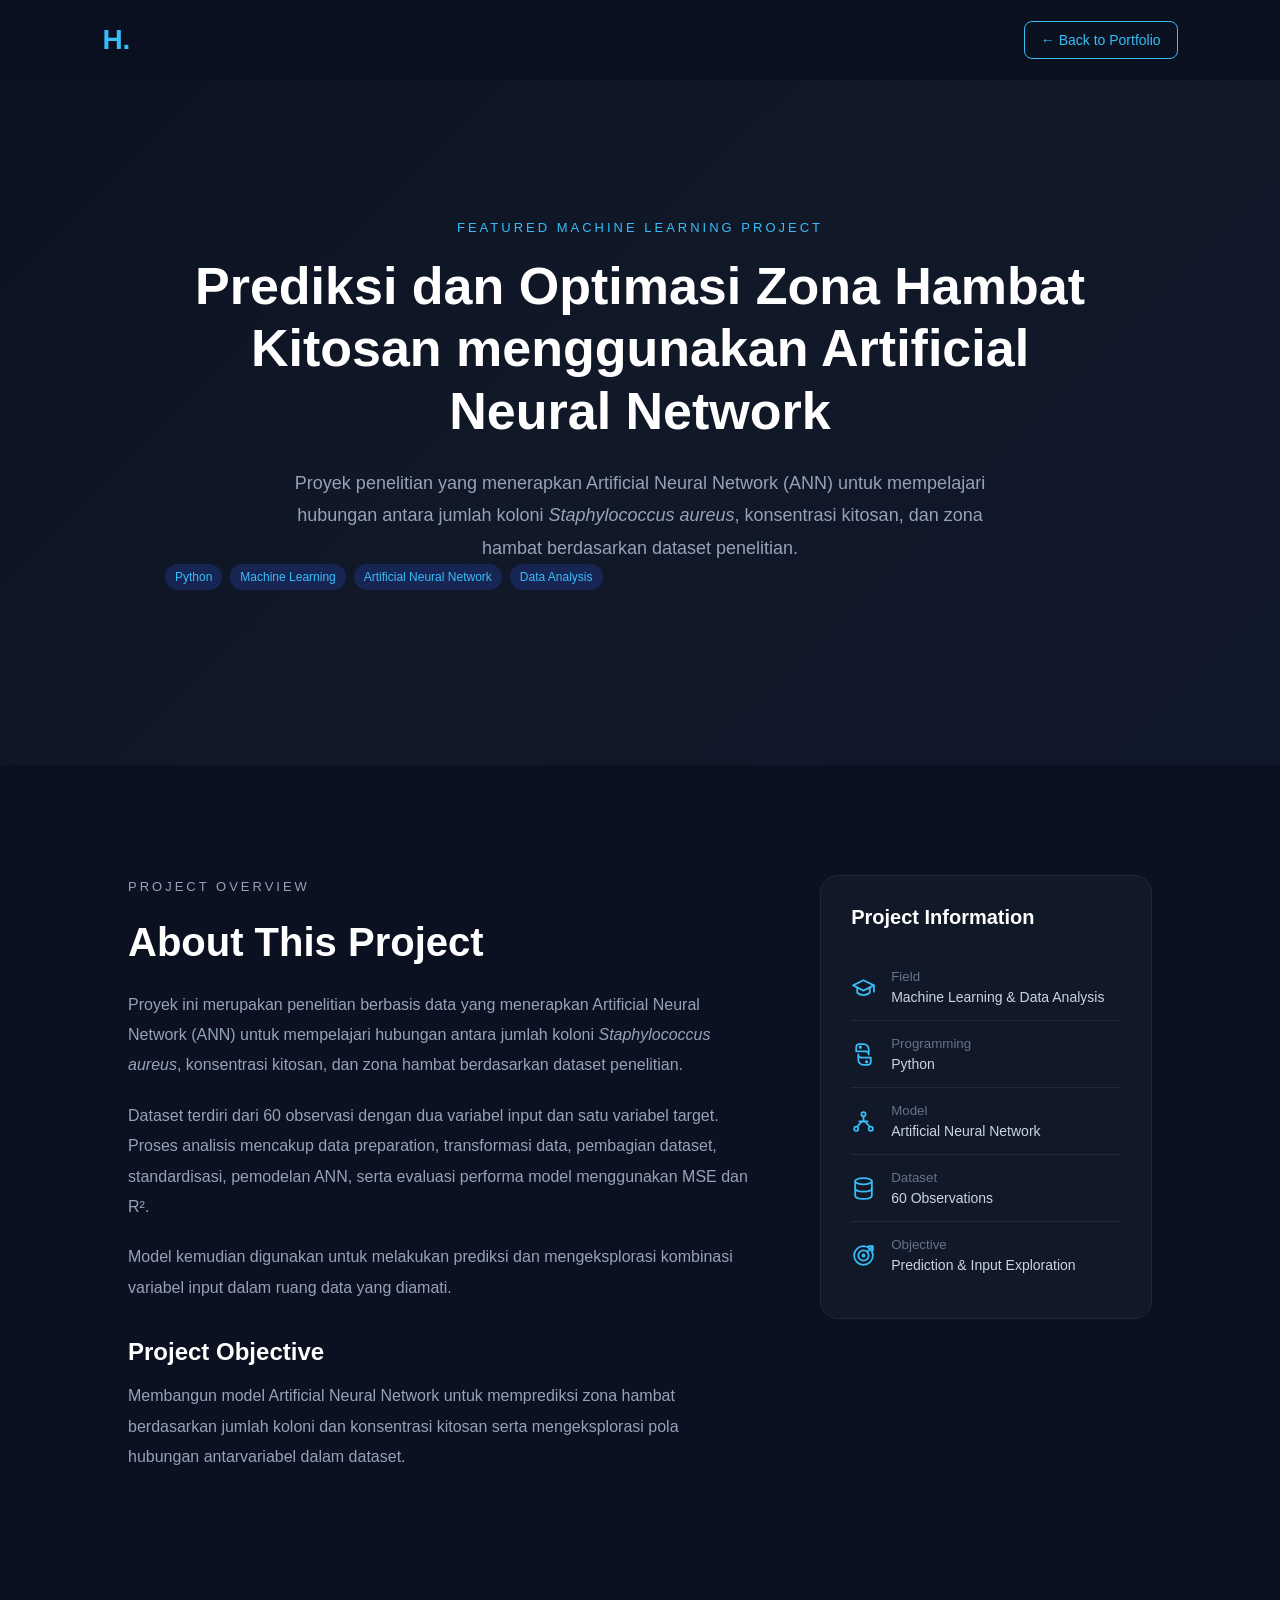
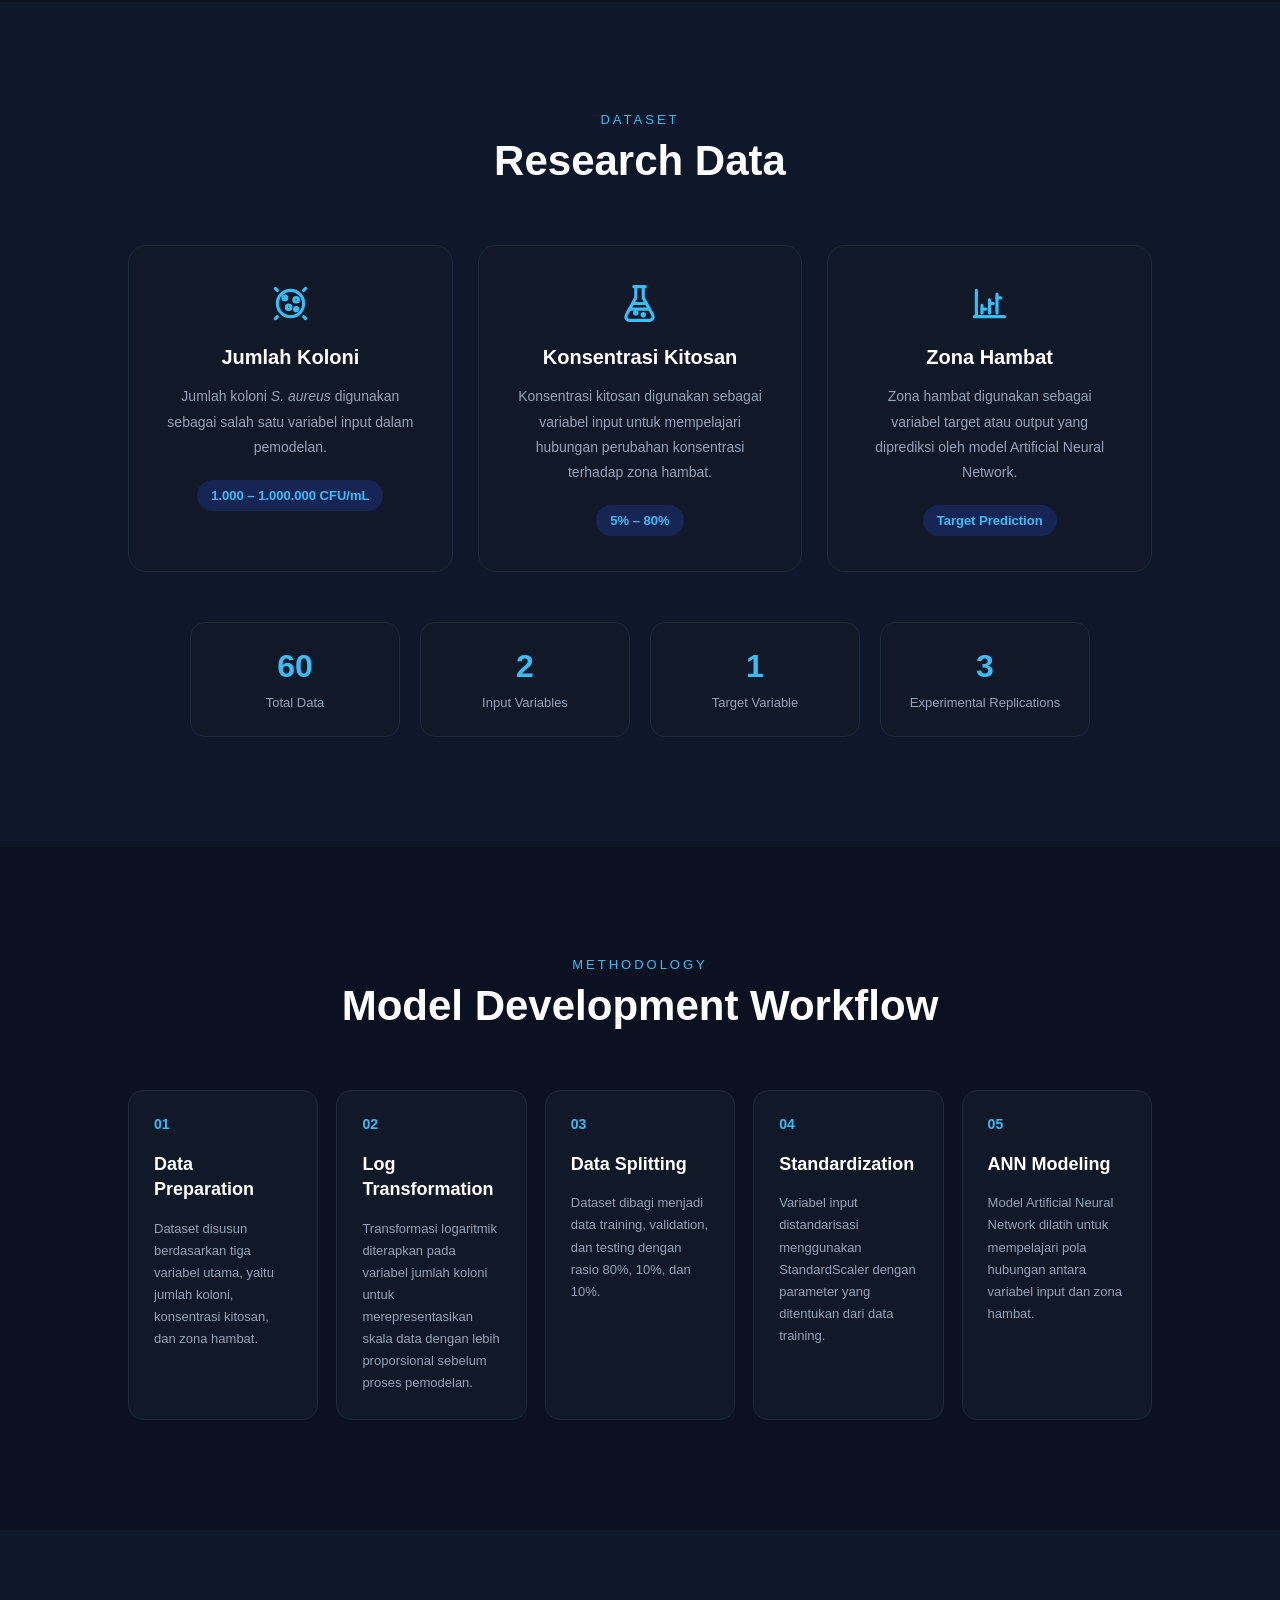
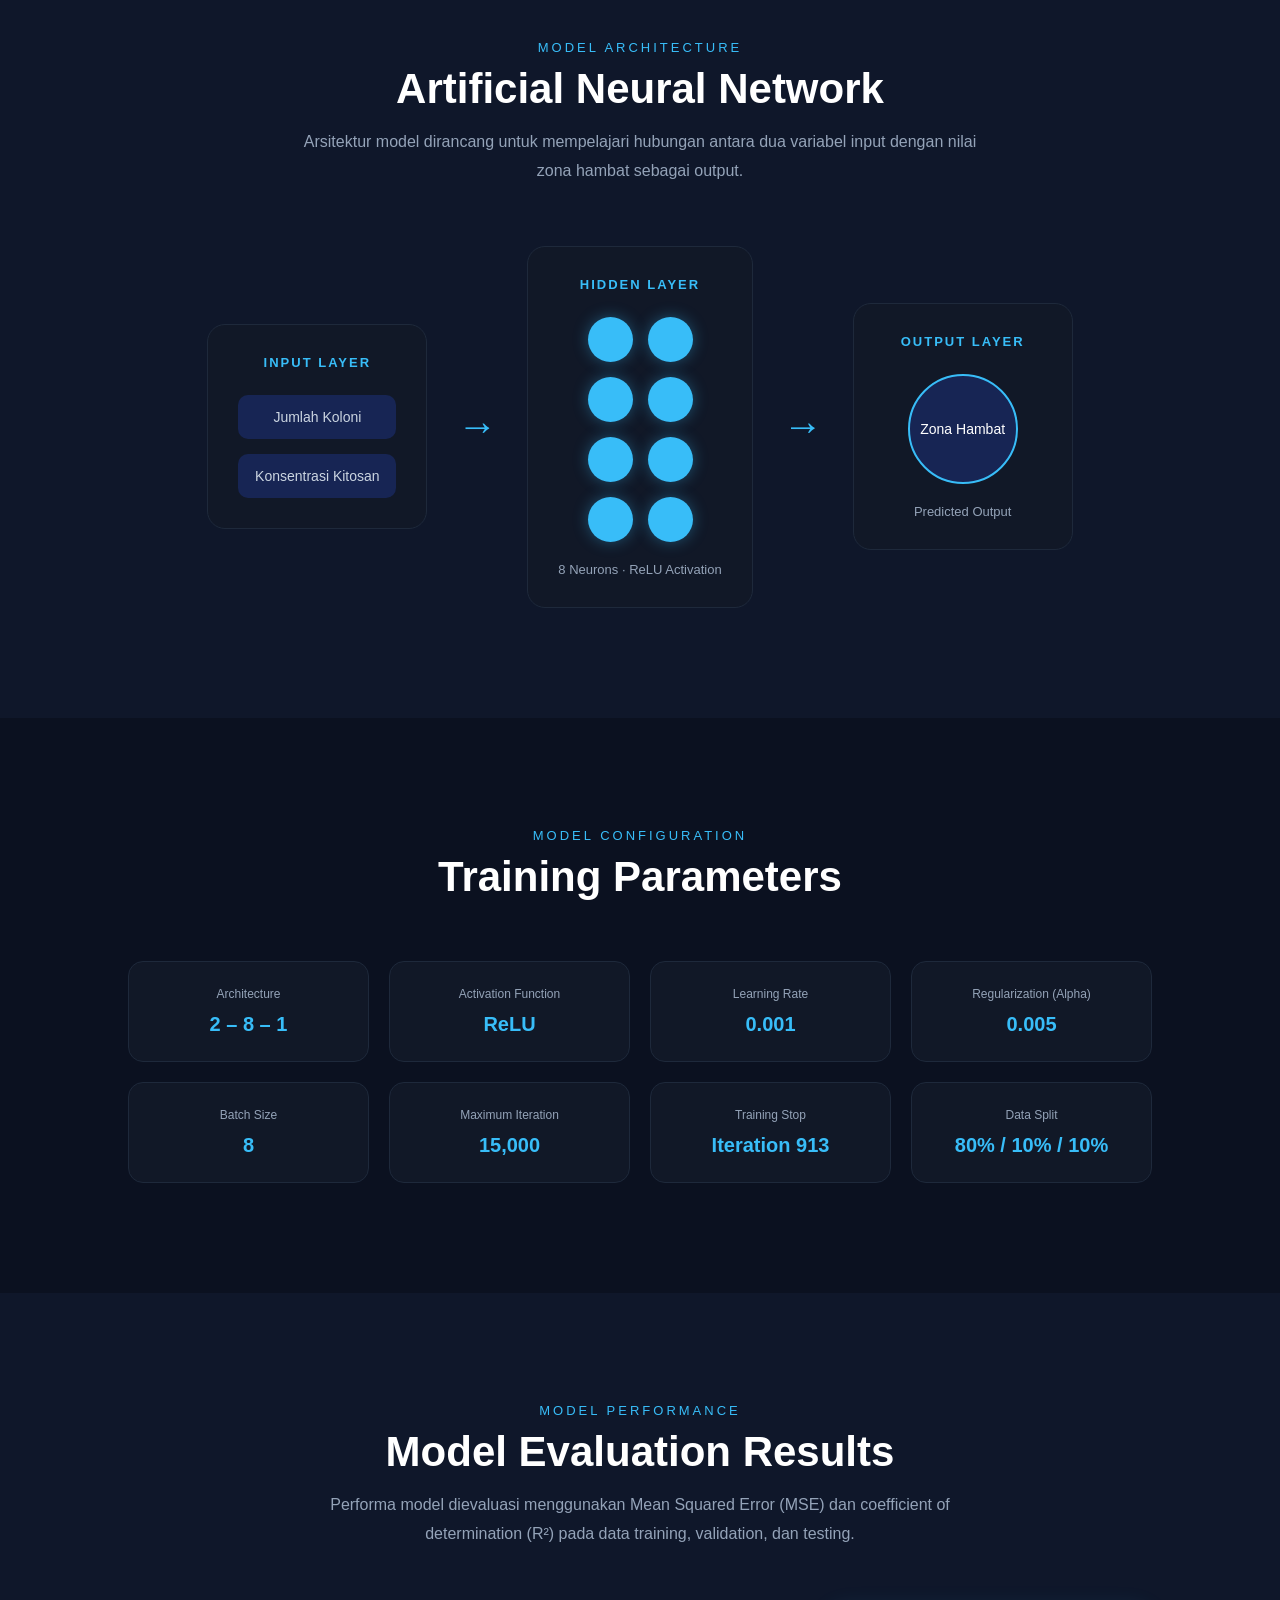
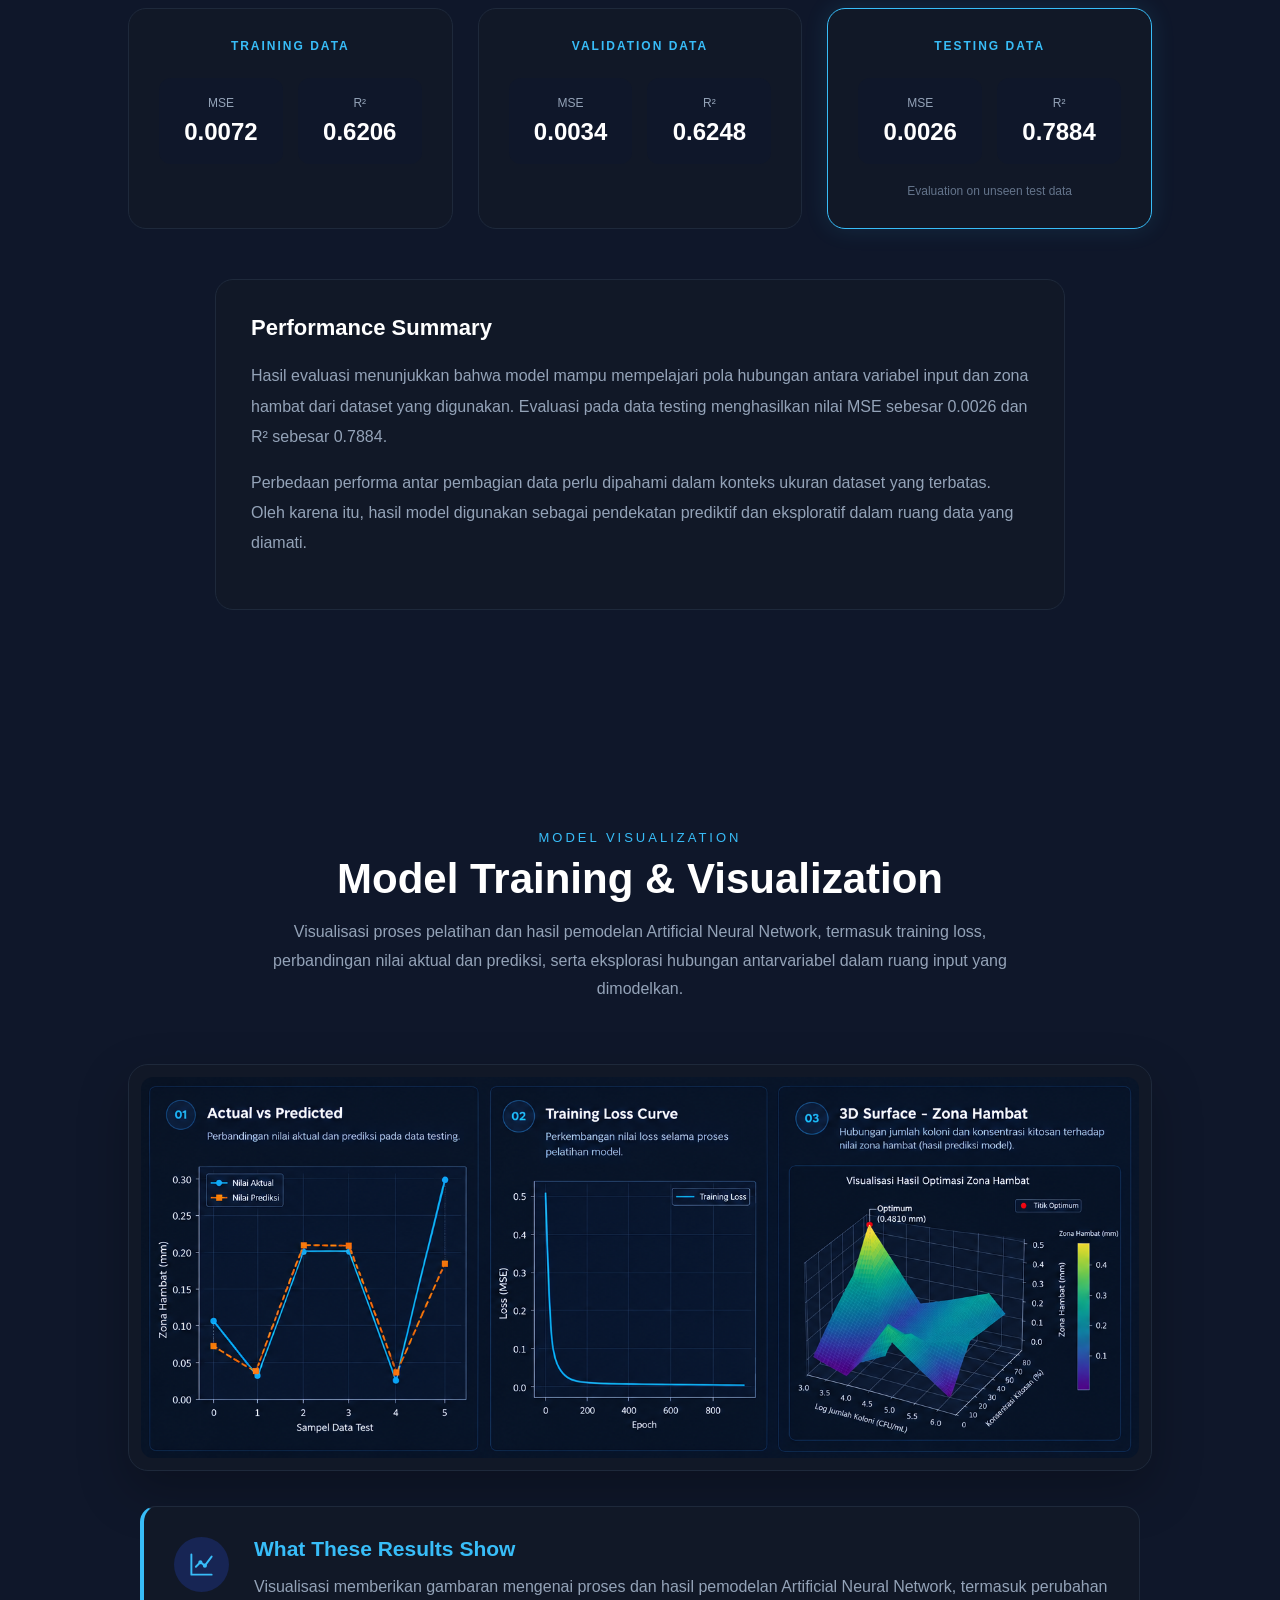
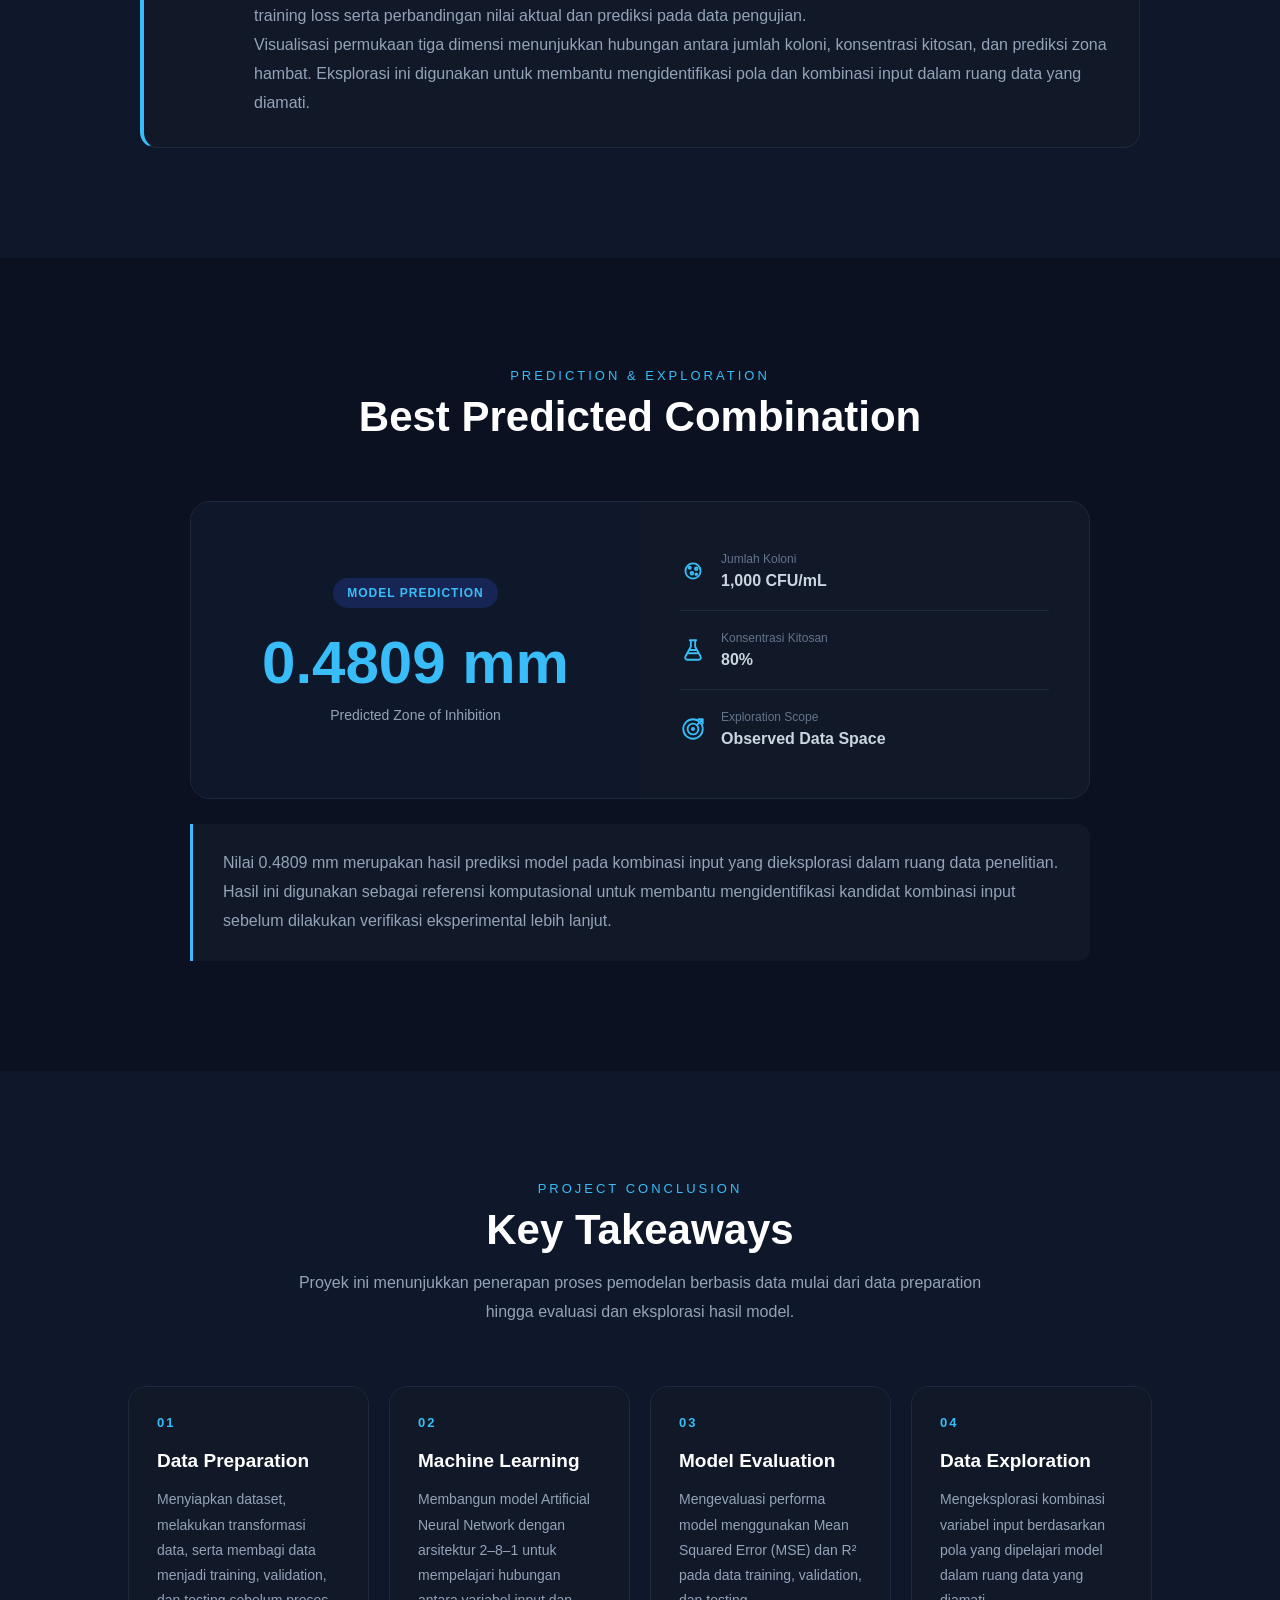
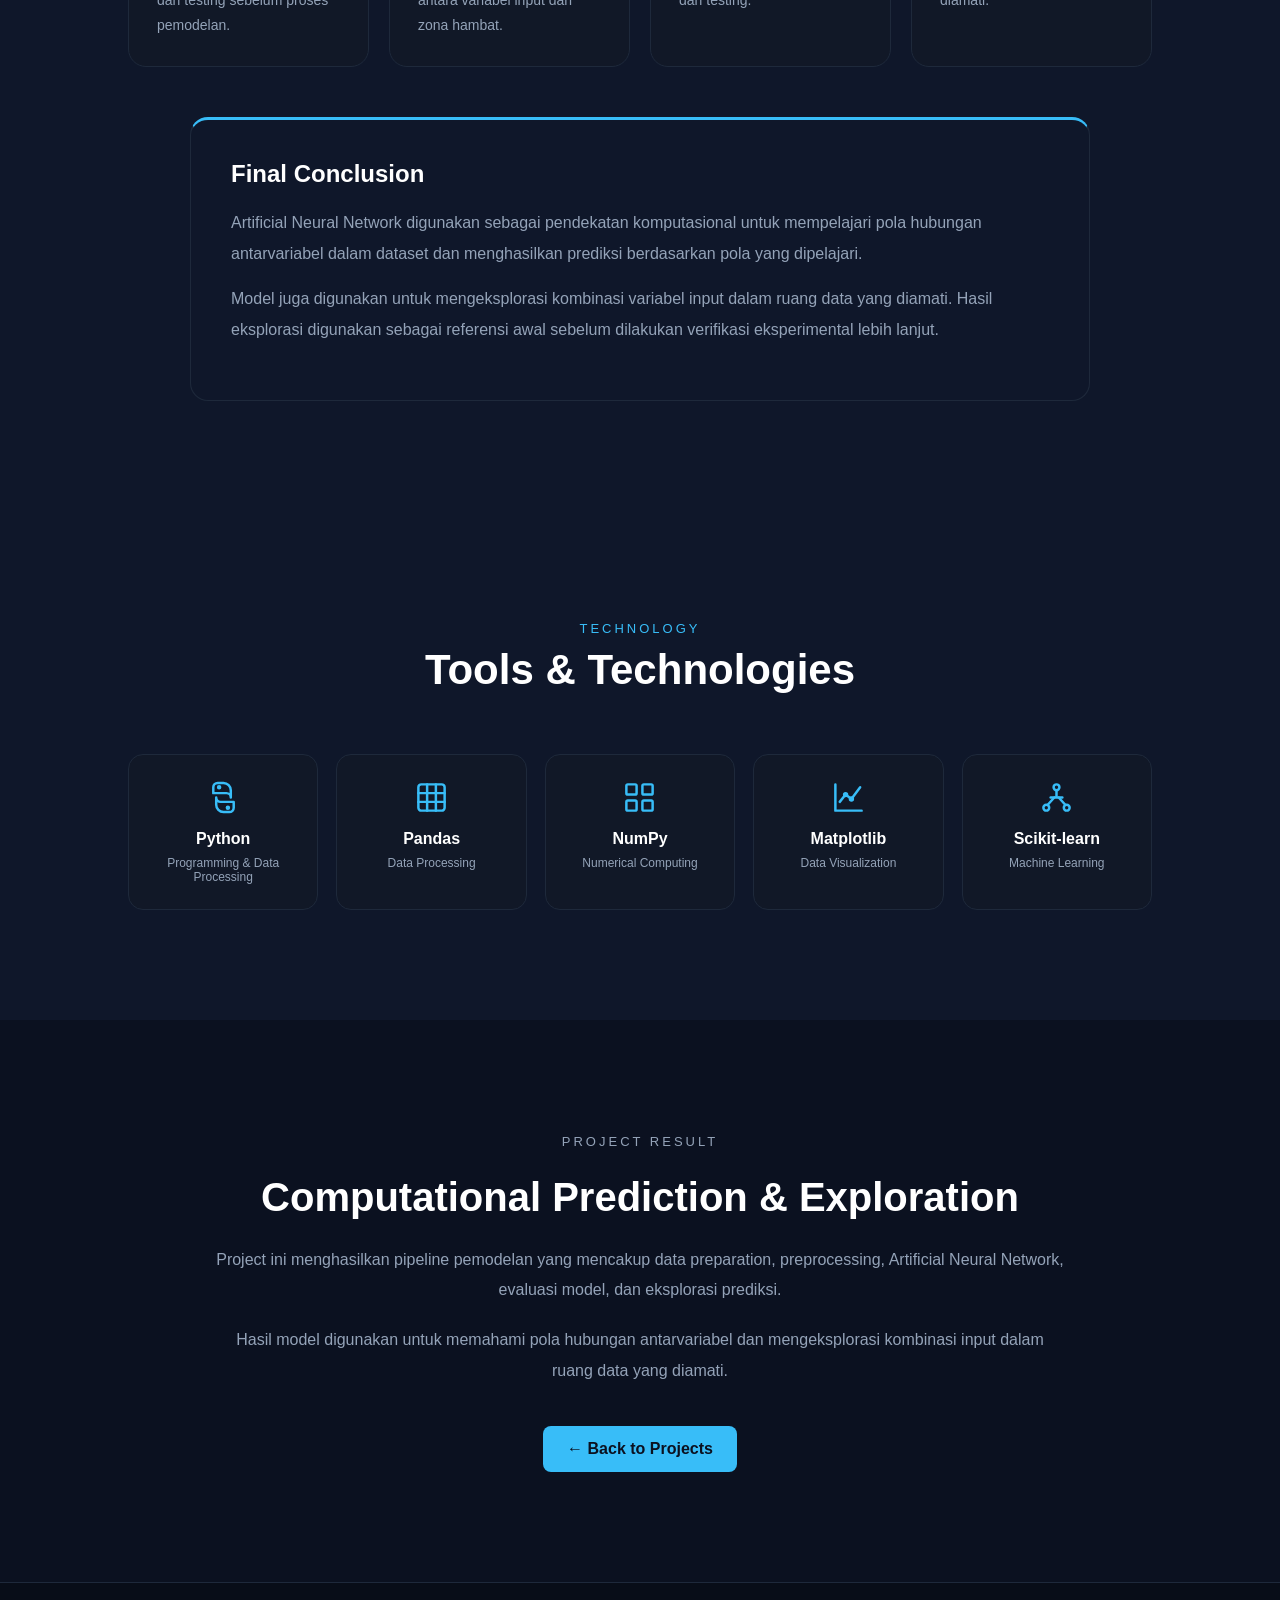
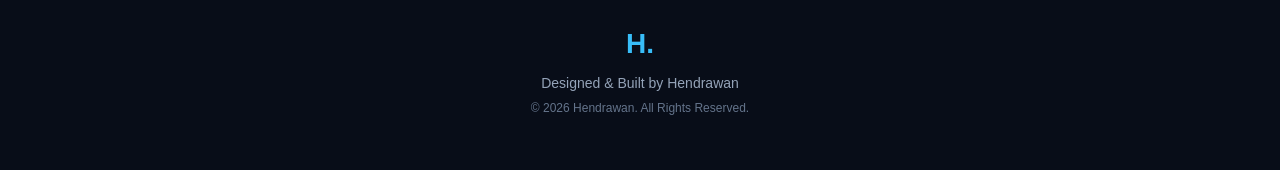
<file: project_ann.html>
<!doctype html>
<html lang="id">
  <head>
    <meta charset="UTF-8" />
    <meta name="viewport" content="width=device-width, initial-scale=1.0" />

    <title>Project ANN | Hendrawan Portfolio</title>

    <link rel="stylesheet" href="style.css" />
  </head>

  <body>
    <!-- =========================================================
         NAVBAR
         ========================================================= -->
    <nav class="navbar">
      <a href="index.html" class="logo">H.</a>

      <a href="index.html#projects" class="back-button">
        ← Back to Portfolio
      </a>
    </nav>

    <!-- =========================================================
         PROJECT HERO
         ========================================================= -->
    <section class="project-hero">
      <div class="project-hero-container">
        <p class="section-subtitle">FEATURED MACHINE LEARNING PROJECT</p>

        <h1>
          Prediksi dan Optimasi Zona Hambat Kitosan menggunakan Artificial
          Neural Network
        </h1>

        <p class="project-hero-description">
          Proyek penelitian yang menerapkan Artificial Neural Network (ANN)
          untuk mempelajari hubungan antara jumlah koloni
          <i>Staphylococcus aureus</i>, konsentrasi kitosan, dan zona hambat
          berdasarkan dataset penelitian.
        </p>

        <div class="project-tags">
          <span>Python</span>
          <span>Machine Learning</span>
          <span>Artificial Neural Network</span>
          <span>Data Analysis</span>
        </div>
      </div>
    </section>

    <!-- =========================================================
         PROJECT OVERVIEW
         ========================================================= -->
    <section class="project-detail section">
      <div class="section-container">
        <div class="project-detail-grid">
          <!-- PROJECT MAIN -->
          <div class="project-main">
            <p class="section-subtitle">PROJECT OVERVIEW</p>

            <h2>About This Project</h2>

            <p>
              Proyek ini merupakan penelitian berbasis data yang menerapkan
              Artificial Neural Network (ANN) untuk mempelajari hubungan antara
              jumlah koloni <i>Staphylococcus aureus</i>, konsentrasi kitosan,
              dan zona hambat berdasarkan dataset penelitian.
            </p>

            <p>
              Dataset terdiri dari 60 observasi dengan dua variabel input dan
              satu variabel target. Proses analisis mencakup data preparation,
              transformasi data, pembagian dataset, standardisasi, pemodelan
              ANN, serta evaluasi performa model menggunakan MSE dan R².
            </p>

            <p>
              Model kemudian digunakan untuk melakukan prediksi dan
              mengeksplorasi kombinasi variabel input dalam ruang data yang
              diamati.
            </p>

            <h3 class="project-subheading">Project Objective</h3>

            <p>
              Membangun model Artificial Neural Network untuk memprediksi zona
              hambat berdasarkan jumlah koloni dan konsentrasi kitosan serta
              mengeksplorasi pola hubungan antarvariabel dalam dataset.
            </p>
          </div>

          <!-- PROJECT SIDEBAR -->
          <div class="project-sidebar">
            <div class="project-info-card">
              <h3>Project Information</h3>

              <div class="project-info-item">
                <span>
                  <svg
                    viewBox="0 0 24 24"
                    width="24"
                    height="24"
                    fill="none"
                    stroke="currentColor"
                    stroke-width="1.7"
                    stroke-linecap="round"
                    stroke-linejoin="round"
                  >
                    <path d="m2 10 10-5 10 5-10 5-10-5Z" />
                    <path d="M6 12v5c3.5 3 8.5 3 12 0v-5" />
                    <path d="M22 10v6" />
                  </svg>
                </span>

                <div>
                  <small>Field</small>
                  <p>Machine Learning & Data Analysis</p>
                </div>
              </div>

              <div class="project-info-item">
                <span>
                  <svg
                    viewBox="0 0 24 24"
                    width="24"
                    height="24"
                    fill="none"
                    stroke="currentColor"
                    stroke-width="1.7"
                    stroke-linecap="round"
                    stroke-linejoin="round"
                  >
                    <path
                      d="M12 2H8a3 3 0 0 0-3 3v4h9a3 3 0 0 1 3 3V7a5 5 0 0 0-5-5Z"
                    />
                    <path
                      d="M12 22h4a3 3 0 0 0 3-3v-4H10a3 3 0 0 1-3-3v5a5 5 0 0 0 5 5Z"
                    />
                    <circle cx="9" cy="5" r=".7" fill="currentColor" />
                    <circle cx="15" cy="19" r=".7" fill="currentColor" />
                  </svg>
                </span>

                <div>
                  <small>Programming</small>
                  <p>Python</p>
                </div>
              </div>

              <div class="project-info-item">
                <span>
                  <svg
                    viewBox="0 0 24 24"
                    width="24"
                    height="24"
                    fill="none"
                    stroke="currentColor"
                    stroke-width="1.7"
                    stroke-linecap="round"
                    stroke-linejoin="round"
                  >
                    <circle cx="12" cy="5" r="2" />
                    <circle cx="5" cy="19" r="2" />
                    <circle cx="19" cy="19" r="2" />
                    <path d="M12 7v4M10.5 12 6 17M13.5 12l4.5 5" />
                    <path d="M8 12h8" />
                  </svg>
                </span>

                <div>
                  <small>Model</small>
                  <p>Artificial Neural Network</p>
                </div>
              </div>

              <div class="project-info-item">
                <span>
                  <svg
                    viewBox="0 0 24 24"
                    width="24"
                    height="24"
                    fill="none"
                    stroke="currentColor"
                    stroke-width="1.7"
                    stroke-linecap="round"
                    stroke-linejoin="round"
                  >
                    <ellipse cx="12" cy="5" rx="8" ry="3" />
                    <path d="M4 5v14c0 1.7 3.6 3 8 3s8-1.3 8-3V5" />
                    <path d="M4 12c0 1.7 3.6 3 8 3s8-1.3 8-3" />
                  </svg>
                </span>

                <div>
                  <small>Dataset</small>
                  <p>60 Observations</p>
                </div>
              </div>

              <div class="project-info-item">
                <span>
                  <svg
                    viewBox="0 0 24 24"
                    width="24"
                    height="24"
                    fill="none"
                    stroke="currentColor"
                    stroke-width="1.7"
                    stroke-linecap="round"
                    stroke-linejoin="round"
                  >
                    <circle cx="12" cy="12" r="9" />
                    <circle cx="12" cy="12" r="5" />
                    <circle cx="12" cy="12" r="1" />
                    <path d="m16 8 5-5M17 3h4v4" />
                  </svg>
                </span>

                <div>
                  <small>Objective</small>
                  <p>Prediction & Input Exploration</p>
                </div>
              </div>
            </div>
          </div>
        </div>
      </div>
    </section>

    <!-- =========================================================
         DATASET
         ========================================================= -->
    <section class="project-section-dark section">
      <div class="section-container">
        <div class="section-header">
          <p class="section-subtitle">DATASET</p>
          <h2>Research Data</h2>
        </div>

        <div class="dataset-grid">
          <!-- DATASET 01 -->
          <div class="dataset-card">
            <div class="dataset-icon">
              <svg
                viewBox="0 0 24 24"
                width="30"
                height="30"
                fill="none"
                stroke="currentColor"
                stroke-width="1.7"
                stroke-linecap="round"
                stroke-linejoin="round"
              >
                <circle cx="12" cy="12" r="7" />
                <circle cx="9" cy="9" r="1" />
                <circle cx="15" cy="10" r="1.2" />
                <circle cx="11" cy="14" r="1.2" />
                <circle cx="15" cy="15" r=".8" />
                <path d="m5 5-1-1m15 1 1-1M5 19l-1 1m15-1 1 1" />
              </svg>
            </div>

            <h3>Jumlah Koloni</h3>

            <p>
              Jumlah koloni <i>S. aureus</i> digunakan sebagai salah satu
              variabel input dalam pemodelan.
            </p>

            <div class="dataset-value">1.000 – 1.000.000 CFU/mL</div>
          </div>

          <!-- DATASET 02 -->
          <div class="dataset-card">
            <div class="dataset-icon">
              <svg
                viewBox="0 0 24 24"
                width="30"
                height="30"
                fill="none"
                stroke="currentColor"
                stroke-width="1.7"
                stroke-linecap="round"
                stroke-linejoin="round"
              >
                <path
                  d="M9 3h6M10 3v6l-5 9a2 2 0 0 0 2 3h10a2 2 0 0 0 2-3l-5-9V3"
                />
                <path d="M7 15h10M9 12h6" />
                <circle cx="10" cy="17" r=".6" fill="currentColor" />
                <circle cx="14" cy="18" r=".6" fill="currentColor" />
              </svg>
            </div>

            <h3>Konsentrasi Kitosan</h3>

            <p>
              Konsentrasi kitosan digunakan sebagai variabel input untuk
              mempelajari hubungan perubahan konsentrasi terhadap zona hambat.
            </p>

            <div class="dataset-value">5% – 80%</div>
          </div>

          <!-- DATASET 03 -->
          <div class="dataset-card">
            <div class="dataset-icon">
              <svg
                viewBox="0 0 24 24"
                width="30"
                height="30"
                fill="none"
                stroke="currentColor"
                stroke-width="1.7"
                stroke-linecap="round"
                stroke-linejoin="round"
              >
                <path d="M4 19h16M5 19V5" />
                <path d="M8 15h2M12 12h2M16 9h2" />
                <path d="M8 13v4M12 10v7M16 7v10" />
              </svg>
            </div>

            <h3>Zona Hambat</h3>

            <p>
              Zona hambat digunakan sebagai variabel target atau output yang
              diprediksi oleh model Artificial Neural Network.
            </p>

            <div class="dataset-value">Target Prediction</div>
          </div>
        </div>

        <!-- DATASET SUMMARY -->
        <div class="dataset-summary">
          <div class="summary-item">
            <strong>60</strong>
            <span>Total Data</span>
          </div>

          <div class="summary-item">
            <strong>2</strong>
            <span>Input Variables</span>
          </div>

          <div class="summary-item">
            <strong>1</strong>
            <span>Target Variable</span>
          </div>

          <div class="summary-item">
            <strong>3</strong>
            <span>Experimental Replications</span>
          </div>
        </div>
      </div>
    </section>

    <!-- =========================================================
         METHODOLOGY
         ========================================================= -->
    <section class="project-detail section">
      <div class="section-container">
        <div class="section-header">
          <p class="section-subtitle">METHODOLOGY</p>
          <h2>Model Development Workflow</h2>
        </div>

        <div class="workflow">
          <!-- STEP 01 -->
          <div class="workflow-step">
            <div class="step-number">01</div>

            <h3>Data Preparation</h3>

            <p>
              Dataset disusun berdasarkan tiga variabel utama, yaitu jumlah
              koloni, konsentrasi kitosan, dan zona hambat.
            </p>
          </div>

          <!-- STEP 02 -->
          <div class="workflow-step">
            <div class="step-number">02</div>

            <h3>Log Transformation</h3>

            <p>
              Transformasi logaritmik diterapkan pada variabel jumlah koloni
              untuk merepresentasikan skala data dengan lebih proporsional
              sebelum proses pemodelan.
            </p>
          </div>

          <!-- STEP 03 -->
          <div class="workflow-step">
            <div class="step-number">03</div>

            <h3>Data Splitting</h3>

            <p>
              Dataset dibagi menjadi data training, validation, dan testing
              dengan rasio 80%, 10%, dan 10%.
            </p>
          </div>

          <!-- STEP 04 -->
          <div class="workflow-step">
            <div class="step-number">04</div>

            <h3>Standardization</h3>

            <p>
              Variabel input distandarisasi menggunakan StandardScaler dengan
              parameter yang ditentukan dari data training.
            </p>
          </div>

          <!-- STEP 05 -->
          <div class="workflow-step">
            <div class="step-number">05</div>

            <h3>ANN Modeling</h3>

            <p>
              Model Artificial Neural Network dilatih untuk mempelajari pola
              hubungan antara variabel input dan zona hambat.
            </p>
          </div>
        </div>
      </div>
    </section>

    <!-- =========================================================
         ANN ARCHITECTURE
         ========================================================= -->
    <section class="project-section-dark section">
      <div class="section-container">
        <div class="section-header">
          <p class="section-subtitle">MODEL ARCHITECTURE</p>
          <h2>Artificial Neural Network</h2>

          <p class="architecture-description">
            Arsitektur model dirancang untuk mempelajari hubungan antara dua
            variabel input dengan nilai zona hambat sebagai output.
          </p>
        </div>

        <div class="ann-architecture">
          <!-- INPUT LAYER -->
          <div class="ann-layer">
            <div class="layer-title">INPUT LAYER</div>

            <div class="neurons-container">
              <div class="neuron">Jumlah Koloni</div>
              <div class="neuron">Konsentrasi Kitosan</div>
            </div>
          </div>

          <div class="architecture-arrow">→</div>

          <!-- HIDDEN LAYER -->
          <div class="ann-layer">
            <div class="layer-title">HIDDEN LAYER</div>

            <div class="hidden-neurons">
              <div class="hidden-neuron"></div>
              <div class="hidden-neuron"></div>
              <div class="hidden-neuron"></div>
              <div class="hidden-neuron"></div>
              <div class="hidden-neuron"></div>
              <div class="hidden-neuron"></div>
              <div class="hidden-neuron"></div>
              <div class="hidden-neuron"></div>
            </div>

            <p class="layer-info">8 Neurons · ReLU Activation</p>
          </div>

          <div class="architecture-arrow">→</div>

          <!-- OUTPUT LAYER -->
          <div class="ann-layer">
            <div class="layer-title">OUTPUT LAYER</div>

            <div class="output-neuron">Zona Hambat</div>

            <p class="layer-info">Predicted Output</p>
          </div>
        </div>
      </div>
    </section>

    <!-- =========================================================
         MODEL CONFIGURATION
         ========================================================= -->
    <section class="project-detail section">
      <div class="section-container">
        <div class="section-header">
          <p class="section-subtitle">MODEL CONFIGURATION</p>
          <h2>Training Parameters</h2>
        </div>

        <div class="config-grid">
          <div class="config-card">
            <span>Architecture</span>
            <strong>2 – 8 – 1</strong>
          </div>

          <div class="config-card">
            <span>Activation Function</span>
            <strong>ReLU</strong>
          </div>

          <div class="config-card">
            <span>Learning Rate</span>
            <strong>0.001</strong>
          </div>

          <div class="config-card">
            <span>Regularization (Alpha)</span>
            <strong>0.005</strong>
          </div>

          <div class="config-card">
            <span>Batch Size</span>
            <strong>8</strong>
          </div>

          <div class="config-card">
            <span>Maximum Iteration</span>
            <strong>15,000</strong>
          </div>

          <div class="config-card">
            <span>Training Stop</span>
            <strong>Iteration 913</strong>
          </div>

          <div class="config-card">
            <span>Data Split</span>
            <strong>80% / 10% / 10%</strong>
          </div>
        </div>
      </div>
    </section>

    <!-- =========================================================
         MODEL PERFORMANCE
         ========================================================= -->
    <section class="project-section-dark section">
      <div class="section-container">
        <div class="section-header">
          <p class="section-subtitle">MODEL PERFORMANCE</p>
          <h2>Model Evaluation Results</h2>

          <p class="performance-description">
            Performa model dievaluasi menggunakan Mean Squared Error (MSE) dan
            coefficient of determination (R²) pada data training, validation,
            dan testing.
          </p>
        </div>

        <div class="performance-grid">
          <!-- TRAINING -->
          <div class="performance-card">
            <div class="performance-label">TRAINING DATA</div>

            <div class="performance-value">
              <div>
                <span>MSE</span>
                <strong>0.0072</strong>
              </div>

              <div>
                <span>R²</span>
                <strong>0.6206</strong>
              </div>
            </div>
          </div>

          <!-- VALIDATION -->
          <div class="performance-card">
            <div class="performance-label">VALIDATION DATA</div>

            <div class="performance-value">
              <div>
                <span>MSE</span>
                <strong>0.0034</strong>
              </div>

              <div>
                <span>R²</span>
                <strong>0.6248</strong>
              </div>
            </div>
          </div>

          <!-- TESTING -->
          <div class="performance-card featured-performance">
            <div class="performance-label">TESTING DATA</div>

            <div class="performance-value">
              <div>
                <span>MSE</span>
                <strong>0.0026</strong>
              </div>

              <div>
                <span>R²</span>
                <strong>0.7884</strong>
              </div>
            </div>

            <p class="performance-note">Evaluation on unseen test data</p>
          </div>
        </div>

        <!-- PERFORMANCE INTERPRETATION -->
        <div class="performance-insight">
          <h3>Performance Summary</h3>

          <p>
            Hasil evaluasi menunjukkan bahwa model mampu mempelajari pola
            hubungan antara variabel input dan zona hambat dari dataset yang
            digunakan. Evaluasi pada data testing menghasilkan nilai MSE sebesar
            0.0026 dan R² sebesar 0.7884.
          </p>

          <p>
            Perbedaan performa antar pembagian data perlu dipahami dalam konteks
            ukuran dataset yang terbatas. Oleh karena itu, hasil model digunakan
            sebagai pendekatan prediktif dan eksploratif dalam ruang data yang
            diamati.
          </p>
        </div>
      </div>
    </section>

    <!-- =========================================================
         MODEL VISUALIZATION
         ========================================================= -->
    <section class="training-visualization section">
      <div class="section-container">
        <div class="section-header">
          <p class="section-subtitle">MODEL VISUALIZATION</p>
          <h2>Model Training & Visualization</h2>

          <p class="visualization-description">
            Visualisasi proses pelatihan dan hasil pemodelan Artificial Neural
            Network, termasuk training loss, perbandingan nilai aktual dan
            prediksi, serta eksplorasi hubungan antarvariabel dalam ruang input
            yang dimodelkan.
          </p>
        </div>

        <div class="visualization-container">
          <div class="visualization-image-wrapper">
            <img
              src="Visualisasi_Porto.png"
              alt="Visualisasi proses pelatihan dan hasil pemodelan Artificial Neural Network"
              class="training-visualization-image"
            />
          </div>
        </div>

        <div class="visualization-summary">
          <div class="summary-icon">
            <svg
              viewBox="0 0 24 24"
              width="26"
              height="26"
              fill="none"
              stroke="currentColor"
              stroke-width="1.7"
              stroke-linecap="round"
              stroke-linejoin="round"
            >
              <path d="M3 3v18h18" />
              <path d="m7 14 4-4 4 3 6-8" />
              <circle cx="11" cy="10" r="1" />
              <circle cx="15" cy="13" r="1" />
            </svg>
          </div>

          <div class="summary-content">
            <h3>What These Results Show</h3>

            <p>
              Visualisasi memberikan gambaran mengenai proses dan hasil
              pemodelan Artificial Neural Network, termasuk perubahan training
              loss serta perbandingan nilai aktual dan prediksi pada data
              pengujian.
            </p>

            <p>
              Visualisasi permukaan tiga dimensi menunjukkan hubungan antara
              jumlah koloni, konsentrasi kitosan, dan prediksi zona hambat.
              Eksplorasi ini digunakan untuk membantu mengidentifikasi pola dan
              kombinasi input dalam ruang data yang diamati.
            </p>
          </div>
        </div>
      </div>
    </section>

    <!-- =========================================================
         BEST PREDICTED COMBINATION
         ========================================================= -->
    <section class="project-detail section">
      <div class="section-container">
        <div class="section-header">
          <p class="section-subtitle">PREDICTION & EXPLORATION</p>
          <h2>Best Predicted Combination</h2>
        </div>

        <div class="prediction-result">
          <div class="prediction-main">
            <div class="prediction-badge">MODEL PREDICTION</div>

            <h3>0.4809 mm</h3>

            <p class="prediction-label">Predicted Zone of Inhibition</p>
          </div>

          <div class="prediction-details">
            <!-- INPUT 01 -->
            <div class="prediction-item">
              <span>
                <svg
                  viewBox="0 0 24 24"
                  width="24"
                  height="24"
                  fill="none"
                  stroke="currentColor"
                  stroke-width="1.7"
                  stroke-linecap="round"
                  stroke-linejoin="round"
                >
                  <circle cx="12" cy="12" r="7" />
                  <circle cx="9" cy="9" r="1" />
                  <circle cx="15" cy="10" r="1.2" />
                  <circle cx="11" cy="14" r="1.2" />
                  <circle cx="15" cy="15" r=".8" />
                </svg>
              </span>

              <div>
                <small>Jumlah Koloni</small>
                <strong>1,000 CFU/mL</strong>
              </div>
            </div>

            <!-- INPUT 02 -->
            <div class="prediction-item">
              <span>
                <svg
                  viewBox="0 0 24 24"
                  width="24"
                  height="24"
                  fill="none"
                  stroke="currentColor"
                  stroke-width="1.7"
                  stroke-linecap="round"
                  stroke-linejoin="round"
                >
                  <path
                    d="M9 3h6M10 3v6l-5 9a2 2 0 0 0 2 3h10a2 2 0 0 0 2-3l-5-9V3"
                  />
                  <path d="M7 15h10M9 12h6" />
                </svg>
              </span>

              <div>
                <small>Konsentrasi Kitosan</small>
                <strong>80%</strong>
              </div>
            </div>

            <!-- SCOPE -->
            <div class="prediction-item">
              <span>
                <svg
                  viewBox="0 0 24 24"
                  width="24"
                  height="24"
                  fill="none"
                  stroke="currentColor"
                  stroke-width="1.7"
                  stroke-linecap="round"
                  stroke-linejoin="round"
                >
                  <circle cx="12" cy="12" r="9" />
                  <circle cx="12" cy="12" r="5" />
                  <circle cx="12" cy="12" r="1" />
                  <path d="m16 8 5-5M17 3h4v4" />
                </svg>
              </span>

              <div>
                <small>Exploration Scope</small>
                <strong>Observed Data Space</strong>
              </div>
            </div>
          </div>
        </div>

        <div class="prediction-note">
          <p>
            Nilai 0.4809 mm merupakan hasil prediksi model pada kombinasi input
            yang dieksplorasi dalam ruang data penelitian. Hasil ini digunakan
            sebagai referensi komputasional untuk membantu mengidentifikasi
            kandidat kombinasi input sebelum dilakukan verifikasi eksperimental
            lebih lanjut.
          </p>
        </div>
      </div>
    </section>

    <!-- =========================================================
         PROJECT CONCLUSION
         ========================================================= -->
    <section class="project-section-dark section">
      <div class="section-container">
        <div class="section-header">
          <p class="section-subtitle">PROJECT CONCLUSION</p>
          <h2>Key Takeaways</h2>

          <p class="conclusion-description">
            Proyek ini menunjukkan penerapan proses pemodelan berbasis data
            mulai dari data preparation hingga evaluasi dan eksplorasi hasil
            model.
          </p>
        </div>

        <div class="takeaway-grid">
          <!-- TAKEAWAY 01 -->
          <div class="takeaway-card">
            <div class="takeaway-number">01</div>

            <h3>Data Preparation</h3>

            <p>
              Menyiapkan dataset, melakukan transformasi data, serta membagi
              data menjadi training, validation, dan testing sebelum proses
              pemodelan.
            </p>
          </div>

          <!-- TAKEAWAY 02 -->
          <div class="takeaway-card">
            <div class="takeaway-number">02</div>

            <h3>Machine Learning</h3>

            <p>
              Membangun model Artificial Neural Network dengan arsitektur 2–8–1
              untuk mempelajari hubungan antara variabel input dan zona hambat.
            </p>
          </div>

          <!-- TAKEAWAY 03 -->
          <div class="takeaway-card">
            <div class="takeaway-number">03</div>

            <h3>Model Evaluation</h3>

            <p>
              Mengevaluasi performa model menggunakan Mean Squared Error (MSE)
              dan R² pada data training, validation, dan testing.
            </p>
          </div>

          <!-- TAKEAWAY 04 -->
          <div class="takeaway-card">
            <div class="takeaway-number">04</div>

            <h3>Data Exploration</h3>

            <p>
              Mengeksplorasi kombinasi variabel input berdasarkan pola yang
              dipelajari model dalam ruang data yang diamati.
            </p>
          </div>
        </div>

        <!-- FINAL CONCLUSION -->
        <div class="project-conclusion-box">
          <h3>Final Conclusion</h3>

          <p>
            Artificial Neural Network digunakan sebagai pendekatan komputasional
            untuk mempelajari pola hubungan antarvariabel dalam dataset dan
            menghasilkan prediksi berdasarkan pola yang dipelajari.
          </p>

          <p>
            Model juga digunakan untuk mengeksplorasi kombinasi variabel input
            dalam ruang data yang diamati. Hasil eksplorasi digunakan sebagai
            referensi awal sebelum dilakukan verifikasi eksperimental lebih
            lanjut.
          </p>
        </div>
      </div>
    </section>

    <!-- =========================================================
         TECHNOLOGY
         ========================================================= -->
    <section class="project-section-dark section">
      <div class="section-container">
        <div class="section-header">
          <p class="section-subtitle">TECHNOLOGY</p>
          <h2>Tools & Technologies</h2>
        </div>

        <div class="technology-grid">
          <!-- PYTHON -->
          <div class="technology-card">
            <div class="technology-icon">
              <svg
                viewBox="0 0 24 24"
                width="30"
                height="30"
                fill="none"
                stroke="currentColor"
                stroke-width="1.7"
                stroke-linecap="round"
                stroke-linejoin="round"
              >
                <path
                  d="M12 2H8a3 3 0 0 0-3 3v4h9a3 3 0 0 1 3 3V7a5 5 0 0 0-5-5Z"
                />
                <path
                  d="M12 22h4a3 3 0 0 0 3-3v-4H10a3 3 0 0 1-3-3v5a5 5 0 0 0 5 5Z"
                />
                <circle cx="9" cy="5" r=".7" fill="currentColor" />
                <circle cx="15" cy="19" r=".7" fill="currentColor" />
              </svg>
            </div>

            <h3>Python</h3>
            <p>Programming & Data Processing</p>
          </div>

          <!-- PANDAS -->
          <div class="technology-card">
            <div class="technology-icon">
              <svg
                viewBox="0 0 24 24"
                width="30"
                height="30"
                fill="none"
                stroke="currentColor"
                stroke-width="1.7"
                stroke-linecap="round"
                stroke-linejoin="round"
              >
                <rect x="3" y="3" width="18" height="18" rx="2" />
                <path d="M3 9h18M3 15h18M9 3v18M15 3v18" />
              </svg>
            </div>

            <h3>Pandas</h3>
            <p>Data Processing</p>
          </div>

          <!-- NUMPY -->
          <div class="technology-card">
            <div class="technology-icon">
              <svg
                viewBox="0 0 24 24"
                width="30"
                height="30"
                fill="none"
                stroke="currentColor"
                stroke-width="1.7"
                stroke-linecap="round"
                stroke-linejoin="round"
              >
                <rect x="3" y="3" width="7" height="7" rx="1" />
                <rect x="14" y="3" width="7" height="7" rx="1" />
                <rect x="3" y="14" width="7" height="7" rx="1" />
                <rect x="14" y="14" width="7" height="7" rx="1" />
              </svg>
            </div>

            <h3>NumPy</h3>
            <p>Numerical Computing</p>
          </div>

          <!-- MATPLOTLIB -->
          <div class="technology-card">
            <div class="technology-icon">
              <svg
                viewBox="0 0 24 24"
                width="30"
                height="30"
                fill="none"
                stroke="currentColor"
                stroke-width="1.7"
                stroke-linecap="round"
                stroke-linejoin="round"
              >
                <path d="M3 3v18h18" />
                <path d="m6 15 4-5 4 3 6-8" />
                <circle cx="10" cy="10" r="1" />
                <circle cx="14" cy="13" r="1" />
              </svg>
            </div>

            <h3>Matplotlib</h3>
            <p>Data Visualization</p>
          </div>

          <!-- SCIKIT-LEARN -->
          <div class="technology-card">
            <div class="technology-icon">
              <svg
                viewBox="0 0 24 24"
                width="30"
                height="30"
                fill="none"
                stroke="currentColor"
                stroke-width="1.7"
                stroke-linecap="round"
                stroke-linejoin="round"
              >
                <circle cx="12" cy="5" r="2" />
                <circle cx="5" cy="19" r="2" />
                <circle cx="19" cy="19" r="2" />
                <path d="M12 7v4M10.5 12 6 17M13.5 12l4.5 5" />
                <path d="M8 12h8" />
              </svg>
            </div>

            <h3>Scikit-learn</h3>
            <p>Machine Learning</p>
          </div>
        </div>
      </div>
    </section>

    <!-- =========================================================
         PROJECT RESULT
         ========================================================= -->
    <section class="project-result section">
      <div class="section-container">
        <div class="result-container">
          <p class="section-subtitle">PROJECT RESULT</p>

          <h2>Computational Prediction & Exploration</h2>

          <p>
            Project ini menghasilkan pipeline pemodelan yang mencakup data
            preparation, preprocessing, Artificial Neural Network, evaluasi
            model, dan eksplorasi prediksi.
          </p>

          <p>
            Hasil model digunakan untuk memahami pola hubungan antarvariabel dan
            mengeksplorasi kombinasi input dalam ruang data yang diamati.
          </p>

          <a href="index.html#projects" class="btn primary">
            ← Back to Projects
          </a>
        </div>
      </div>
    </section>

    <!-- =========================================================
         FOOTER
         ========================================================= -->
    <footer class="footer">
      <div class="footer-logo">H.</div>

      <p>Designed & Built by Hendrawan</p>

      <p class="copyright">© 2026 Hendrawan. All Rights Reserved.</p>
    </footer>
  </body>
</html>
</file>
<file: style.css>
/* =========================================================
   HENDRAWAN PORTFOLIO — MAIN STYLESHEET
   Digunakan oleh:
   1. index.html       → halaman utama portfolio
   2. project_ann.html → halaman detail project ANN

   Struktur file:
   01. Global & Utility
   02. Navbar
   03. Hero
   04. Reusable Section
   05. About
   06. Skills
   07. Tools
   08. Projects
   09. Experience
   10. Education
   11. Achievement
   12. Certifications
   13. Contact
   14. Footer
   15. Mobile Navigation
   16. Scrollbar & Navigation State
   17. Project Detail Page
   18. Project Dataset
   19. Project Methodology
   20. Project Architecture
   21. Project Configuration
   22. Project Performance
   23. Project Visualization
   24. Project Prediction
   25. Project Conclusion
   26. Project Technology & Result
   27. Responsive — Tablet / Mobile
========================================================= */

/* =========================================================
   01. GLOBAL & UTILITY
   Pengaturan dasar seluruh website.
========================================================= */

* {
  margin: 0;
  padding: 0;
  box-sizing: border-box;
  font-family: Arial, sans-serif;
}

html {
  scroll-behavior: smooth;
}

body {
  background: #0b1120;
  color: #ffffff;
}

/* =========================================================
   02. NAVBAR
   Navbar utama index.html dan navbar sederhana project_ann.html.
========================================================= */

.navbar {
  width: 100%;
  height: 80px;
  display: flex;
  align-items: center;
  justify-content: space-between;
  padding: 0 8%;
  position: fixed;
  top: 0;
  left: 0;
  background: rgba(11, 17, 32, 0.9);
  backdrop-filter: blur(10px);
  z-index: 1000;
}

.logo {
  font-size: 28px;
  font-weight: bold;
  color: #38bdf8;
  text-decoration: none;
}

.nav-links {
  display: flex;
  list-style: none;
  gap: 30px;
}

.nav-links a {
  color: #ffffff;
  text-decoration: none;
  font-size: 15px;
  transition: 0.3s;
}

.nav-links a:hover,
.nav-links a.active {
  color: #38bdf8;
}

/* Tombol kembali pada project_ann.html */
.back-button {
  color: #38bdf8;
  text-decoration: none;
  font-size: 14px;
  border: 1px solid #38bdf8;
  padding: 10px 16px;
  border-radius: 8px;
  transition: 0.3s;
}

.back-button:hover {
  background: #38bdf8;
  color: #0b1120;
}

/* Efek navbar ketika halaman di-scroll */
.navbar.scrolled {
  background: rgba(8, 13, 24, 0.98);
  box-shadow: 0 5px 25px rgba(0, 0, 0, 0.25);
}

/* =========================================================
   03. HERO — INDEX.HTML
   Bagian pertama yang dilihat recruiter.
========================================================= */

.hero {
  min-height: 100vh;
  display: flex;
  align-items: center;
  justify-content: space-between;
  padding: 120px 10% 50px;
  overflow: hidden;
}

.hero-content {
  max-width: 650px;
}

.intro {
  color: #38bdf8;
  letter-spacing: 3px;
  font-size: 14px;
  margin-bottom: 15px;
}

.hero h1 {
  font-size: 72px;
  margin-bottom: 10px;
}

.hero h1 span {
  color: #38bdf8;
}

.hero h2 {
  font-size: 25px;
  font-weight: 400;
  color: #cbd5e1;
  margin-bottom: 25px;
}

.highlight {
  color: #38bdf8;
  margin: 0 8px;
}

.hero-description {
  font-size: 17px;
  line-height: 1.8;
  color: #94a3b8;
  max-width: 600px;
}

.hero-buttons {
  display: flex;
  gap: 15px;
  margin-top: 35px;
}

.btn {
  padding: 14px 24px;
  border-radius: 8px;
  text-decoration: none;
  font-weight: 600;
  transition: 0.3s;
}

.primary {
  background: #38bdf8;
  color: #0b1120;
}

.primary:hover {
  transform: translateY(-3px);
  box-shadow: 0 10px 30px rgba(56, 189, 248, 0.3);
}

.secondary {
  border: 1px solid #38bdf8;
  color: #38bdf8;
}

.secondary:hover {
  background: #38bdf8;
  color: #0b1120;
}

/* Visual foto/profile pada hero */
.hero-visual {
  width: 400px;
  height: 400px;
  position: relative;
  display: flex;
  align-items: center;
  justify-content: center;
}

.hero-glow {
  position: absolute;
  width: 250px;
  height: 250px;
  background: rgba(56, 189, 248, 0.12);
  filter: blur(80px);
  border-radius: 50%;
  z-index: -1;
}

.profile-circle {
  position: absolute;
  width: 340px;
  height: 340px;
  border-radius: 50%;
  border: 2px solid #38bdf8;
  box-shadow:
    0 0 40px rgba(56, 189, 248, 0.2),
    0 0 100px rgba(56, 189, 248, 0.1);
}

.profile-image-container {
  position: relative;
  width: 280px;
  height: 280px;
  border-radius: 50%;
  overflow: hidden;
  border: 5px solid #111827;
  box-shadow:
    0 20px 50px rgba(0, 0, 0, 0.4),
    0 0 30px rgba(56, 189, 248, 0.2);
  z-index: 2;
  transition: 0.4s ease;
}

.profile-image-container:hover {
  transform: scale(1.04);
}

.profile-image {
  width: 100%;
  height: 100%;
  object-fit: cover;
  object-position: center;
  display: block;
}

/* Tag Python / Data Analysis / Machine Learning */
.floating-tag {
  position: absolute;
  z-index: 10;
  padding: 10px 16px;
  background: #111827;
  border: 1px solid #1e293b;
  border-radius: 20px;
  font-size: 12px;
  font-weight: 600;
  color: #38bdf8;
  box-shadow: 0 10px 30px rgba(0, 0, 0, 0.25);
  white-space: nowrap;
  transition: 0.3s ease;
}

.floating-tag:hover {
  transform: translateY(-3px);
  border-color: #38bdf8;
}

.tag-python {
  top: 45px;
  right: -10px;
}

.tag-data {
  bottom: 55px;
  left: -20px;
}

.tag-ai {
  bottom: 20px;
  right: 20px;
}

/* Statistik singkat pada Hero */
.hero-stats {
  display: flex;
  gap: 35px;
  margin-top: 40px;
  justify-content: flex-start;
}

.hero-stat {
  display: flex;
  flex-direction: column;
}

.hero-stat strong {
  font-size: 24px;
  color: #38bdf8;
  margin-bottom: 5px;
}

.hero-stat span {
  font-size: 13px;
  color: #94a3b8;
}

/* =========================================================
   04. REUSABLE SECTION
   Komponen dasar yang dipakai index.html dan project_ann.html.
========================================================= */

.section {
  padding: 110px 10%;
}

.section-container {
  max-width: 1200px;
  margin: auto;
}

.section-header {
  margin-bottom: 60px;
  text-align: center;
}

.section-subtitle {
  color: #38bdf8;
  font-size: 13px;
  letter-spacing: 3px;
  margin-bottom: 10px;
}

.section-header h2 {
  font-size: 42px;
}

/* =========================================================
   05. ABOUT — INDEX.HTML
========================================================= */

.about {
  background: #0f172a;
}

.about-content {
  display: grid;
  grid-template-columns: 1fr 1fr;
  gap: 80px;
  align-items: center;
}

.about-text h3 {
  font-size: 32px;
  margin-bottom: 25px;
  line-height: 1.4;
}

.about-text h3 span {
  color: #38bdf8;
}

.about-text p {
  color: #94a3b8;
  line-height: 1.8;
  margin-bottom: 20px;
}

.about-text .btn {
  display: inline-block;
  margin-top: 15px;
}

.about-info {
  display: flex;
  flex-direction: column;
  gap: 18px;
}

.info-card {
  display: flex;
  align-items: center;
  gap: 20px;
  padding: 25px;
  background: #111827;
  border: 1px solid #1e293b;
  border-radius: 12px;
  transition: 0.3s;
}

.info-card:hover {
  transform: translateX(8px);
  border-color: #38bdf8;
}

.info-card span {
  font-size: 30px;
}

.info-card h4 {
  margin-bottom: 6px;
}

.info-card p {
  color: #94a3b8;
  font-size: 14px;
}

/* =========================================================
   06. SKILLS — INDEX.HTML
========================================================= */

.skills-grid {
  display: grid;
  grid-template-columns: repeat(3, 1fr);
  gap: 25px;
}

.skill-card {
  position: relative;
  background: #111827;
  padding: 30px;
  border-radius: 15px;
  border: 1px solid #1e293b;
  transition: 0.3s;
}

.skill-card:hover {
  transform: translateY(-8px);
  border-color: #38bdf8;
  box-shadow: 0 15px 40px rgba(0, 0, 0, 0.3);
}

.skill-icon {
  font-size: 35px;
  margin-bottom: 20px;
}

.skill-number {
  position: absolute;
  top: 20px;
  right: 22px;
  font-size: 12px;
  font-weight: 700;
  color: #475569;
  letter-spacing: 1px;
}

.skill-card h3 {
  font-size: 20px;
  margin-bottom: 12px;
}

.skill-card p {
  color: #94a3b8;
  line-height: 1.7;
  font-size: 14px;
}

.skill-tags {
  display: flex;
  flex-wrap: wrap;
  gap: 8px;
  margin-top: 22px;
}

.skill-tags span {
  background: #172554;
  color: #38bdf8;
  padding: 6px 10px;
  border-radius: 20px;
  font-size: 11px;
  font-weight: 600;
}

/* =========================================================
   07. TOOLS — INDEX.HTML
========================================================= */

.tools {
  background: #0f172a;
}

.tools-description {
  max-width: 700px;
  margin: -30px auto 50px;
  text-align: center;
  color: #94a3b8;
  line-height: 1.8;
}

.tools-grid {
  display: grid;
  grid-template-columns: repeat(3, 1fr);
  gap: 25px;
  max-width: 1100px;
  margin: auto;
}

.tool-card {
  position: relative;
  background: #111827;
  padding: 30px;
  border-radius: 15px;
  border: 1px solid #1e293b;
  text-align: center;
  transition: 0.3s;
}

.tool-card:hover {
  transform: translateY(-8px);
  border-color: #38bdf8;
  box-shadow: 0 15px 40px rgba(0, 0, 0, 0.3);
}

.tool-number {
  position: absolute;
  top: 18px;
  right: 20px;
  font-size: 12px;
  font-weight: 700;
  color: #475569;
  letter-spacing: 1px;
}

.tool-icon {
  font-size: 40px;
  margin-bottom: 18px;
}

.tool-card h3 {
  font-size: 19px;
  margin-bottom: 10px;
}

.tool-card p {
  color: #94a3b8;
  font-size: 14px;
  line-height: 1.7;
}

/* =========================================================
   08. PROJECTS — INDEX.HTML
========================================================= */

.projects {
  background: #0f172a;
}

.projects-description {
  max-width: 750px;
  margin: -30px auto 50px;
  text-align: center;
  color: #94a3b8;
  line-height: 1.8;
}

.projects-grid {
  display: grid;
  grid-template-columns: 1fr;
  max-width: 850px;
  gap: 25px;
  margin: auto;
}

.project-card {
  position: relative;
  background: #111827;
  border: 1px solid #1e293b;
  border-radius: 15px;
  padding: 30px;
  transition: 0.3s;
  overflow: hidden;
}

.project-card:hover {
  transform: translateY(-8px);
  border-color: #38bdf8;
}

.featured-project {
  padding: 45px;
  border-color: #38bdf8;
  background: linear-gradient(135deg, #111827, #0f172a);
  box-shadow: 0 20px 60px rgba(0, 0, 0, 0.3);
}

.featured-project:hover {
  transform: translateY(-10px);
  box-shadow: 0 25px 70px rgba(56, 189, 248, 0.12);
}

.featured-label {
  display: inline-block;
  margin-bottom: 25px;
  padding: 7px 14px;
  border-radius: 20px;
  background: #172554;
  color: #38bdf8;
  font-size: 11px;
  font-weight: 700;
  letter-spacing: 1px;
}

.project-number {
  font-size: 14px;
  color: #38bdf8;
  font-weight: bold;
  margin-bottom: 25px;
}

.project-card h3 {
  font-size: 21px;
  line-height: 1.4;
  margin-bottom: 18px;
}

.project-card p {
  color: #94a3b8;
  line-height: 1.7;
  font-size: 14px;
  margin-bottom: 25px;
}

.project-tags {
  display: flex;
  flex-wrap: wrap;
  gap: 8px;
  margin-bottom: 25px;
}

.project-tags span {
  background: #172554;
  color: #38bdf8;
  padding: 6px 10px;
  border-radius: 20px;
  font-size: 12px;
}

.project-link {
  color: #38bdf8;
  text-decoration: none;
  font-weight: 600;
}

.project-link:hover {
  text-decoration: underline;
}

.projects-note {
  max-width: 850px;
  margin: 35px auto 0;
  padding: 22px 28px;
  display: flex;
  align-items: center;
  gap: 18px;
  background: #111827;
  border: 1px solid #1e293b;
  border-left: 3px solid #38bdf8;
  border-radius: 0 12px 12px 0;
}

.projects-note span {
  font-size: 24px;
}

.projects-note p {
  margin: 0;
  font-size: 14px;
  color: #94a3b8;
  line-height: 1.7;
}

/* =========================================================
   09. EXPERIENCE — INDEX.HTML
========================================================= */

.experience {
  background: #0b1120;
}

.timeline {
  max-width: 850px;
  margin: auto;
  position: relative;
  border-left: 2px solid #1e293b;
  padding-left: 45px;
}

.timeline-item {
  position: relative;
}

.timeline-dot {
  position: absolute;
  width: 18px;
  height: 18px;
  background: #38bdf8;
  border-radius: 50%;
  left: -55px;
  top: 8px;
  box-shadow: 0 0 20px rgba(56, 189, 248, 0.6);
}

.timeline-content {
  background: #111827;
  border: 1px solid #1e293b;
  border-radius: 15px;
  padding: 35px;
  transition: 0.3s;
}

.timeline-content:hover {
  border-color: #38bdf8;
  transform: translateY(-5px);
}

.timeline-date {
  color: #38bdf8;
  font-size: 13px;
  font-weight: 600;
  margin-bottom: 15px;
}

.timeline-content h3 {
  font-size: 25px;
  margin-bottom: 8px;
}

.timeline-content h4 {
  font-size: 16px;
  color: #cbd5e1;
  font-weight: 400;
  margin-bottom: 20px;
}

.timeline-content p {
  color: #94a3b8;
  line-height: 1.8;
  margin-bottom: 20px;
}

.timeline-content ul {
  padding-left: 20px;
  color: #94a3b8;
  line-height: 1.9;
}

.timeline-content li::marker {
  color: #38bdf8;
}

/* =========================================================
   10. EDUCATION — INDEX.HTML
========================================================= */

.education {
  background: #0f172a;
}

.education-grid {
  max-width: 850px;
  margin: auto;
}

.education-card {
  display: flex;
  gap: 30px;
  align-items: flex-start;
  background: #111827;
  padding: 40px;
  border-radius: 18px;
  border: 1px solid #1e293b;
  transition: 0.3s;
}

.education-card:hover {
  transform: translateY(-6px);
  border-color: #38bdf8;
}

.education-icon {
  font-size: 50px;
}

.education-year {
  color: #38bdf8;
  font-size: 14px;
}

.education-content h3 {
  font-size: 27px;
  margin: 10px 0 18px;
}

.education-content p {
  color: #94a3b8;
  line-height: 1.8;
}

.education-detail {
  display: flex;
  gap: 25px;
  margin-top: 25px;
  flex-wrap: wrap;
}

.education-detail span {
  background: #172554;
  color: #38bdf8;
  padding: 8px 14px;
  border-radius: 20px;
  font-size: 13px;
}

/* =========================================================
   11. ACHIEVEMENT — INDEX.HTML
========================================================= */

.achievement {
  background: #0b1120;
}

.achievement-grid {
  max-width: 1000px;
  margin: 50px auto 0;
}

.achievement-card {
  position: relative;
  background: #0f172a;
  border: 1px solid #1e293b;
  border-radius: 20px;
  padding: 30px;
  overflow: hidden;
  transition:
    transform 0.35s ease,
    border-color 0.35s ease,
    box-shadow 0.35s ease;
}

.achievement-card:hover {
  transform: translateY(-6px);
  border-color: rgba(56, 189, 248, 0.45);
  box-shadow: 0 20px 50px rgba(0, 0, 0, 0.25);
}

.achievement-image {
  width: 100%;
  height: 260px;
  overflow: hidden;
  background: #080d18;
  border: 1px solid #1e293b;
  border-radius: 14px;
  display: flex;
  align-items: center;
  justify-content: center;
  transition:
    height 0.5s ease,
    border-color 0.4s ease;
}

.achievement-image img {
  width: 100%;
  height: 100%;
  object-fit: cover;
  object-position: top;
  display: block;
  transition: transform 0.5s ease;
}

.achievement-card:hover .achievement-image {
  height: 430px;
  border-color: rgba(56, 189, 248, 0.35);
}

.achievement-card:hover .achievement-image img {
  transform: scale(1.01);
}

.achievement-number {
  position: absolute;
  top: 25px;
  right: 30px;
  z-index: 5;
  color: #38bdf8;
  font-size: 12px;
  font-weight: bold;
  letter-spacing: 1px;
}

.achievement-content {
  padding-top: 25px;
}

.achievement-year {
  display: inline-block;
  margin-bottom: 12px;
  padding: 6px 12px;
  background: rgba(56, 189, 248, 0.08);
  border: 1px solid rgba(56, 189, 248, 0.2);
  border-radius: 20px;
  color: #38bdf8;
  font-size: 11px;
  font-weight: 600;
}

.achievement-content h3 {
  margin-bottom: 15px;
  color: #ffffff;
  font-size: 24px;
  line-height: 1.4;
}

.achievement-content p {
  color: #94a3b8;
  font-size: 15px;
  line-height: 1.8;
}

/* =========================================================
   12. CERTIFICATIONS — INDEX.HTML
========================================================= */

.certifications {
  background: #0f172a;
}

.certifications-description {
  max-width: 750px;
  margin: 15px auto 0;
  text-align: center;
  color: #94a3b8;
  line-height: 1.8;
}

.ibm-collection {
  margin-top: 50px;
  padding: 35px;
  background: #0b1120;
  border: 1px solid #1e293b;
  border-radius: 22px;
  transition:
    border-color 0.35s ease,
    box-shadow 0.35s ease;
}

.ibm-collection:hover {
  border-color: rgba(56, 189, 248, 0.3);
  box-shadow: 0 20px 50px rgba(0, 0, 0, 0.2);
}

.ibm-collection-header {
  display: flex;
  align-items: flex-start;
  justify-content: space-between;
  gap: 30px;
  margin-bottom: 35px;
}

.ibm-collection-title {
  max-width: 750px;
}

.ibm-provider {
  display: inline-block;
  margin-bottom: 8px;
  color: #38bdf8;
  font-size: 12px;
  font-weight: 700;
  letter-spacing: 1.5px;
  text-transform: uppercase;
}

.ibm-collection-title h3 {
  margin-bottom: 10px;
  color: #ffffff;
  font-size: 26px;
  line-height: 1.3;
}

.ibm-collection-title p {
  color: #94a3b8;
  font-size: 14px;
  line-height: 1.7;
}

.ibm-collection-count {
  min-width: 105px;
  padding: 15px;
  background: #111827;
  border: 1px solid #1e293b;
  border-radius: 14px;
  text-align: center;
}

.ibm-collection-count strong {
  display: block;
  margin-bottom: 4px;
  color: #38bdf8;
  font-size: 26px;
}

.ibm-collection-count span {
  color: #64748b;
  font-size: 10px;
  letter-spacing: 1px;
  text-transform: uppercase;
}

.ibm-credentials {
  display: grid;
  grid-template-columns: repeat(4, 1fr);
  gap: 18px;
}

.ibm-credential-card {
  position: relative;
  background: #0f172a;
  border: 1px solid #1e293b;
  border-radius: 16px;
  overflow: hidden;
  transition:
    transform 0.35s ease,
    border-color 0.35s ease,
    box-shadow 0.35s ease;
}

.ibm-credential-card:hover {
  transform: translateY(-6px);
  border-color: rgba(56, 189, 248, 0.45);
  box-shadow: 0 18px 40px rgba(0, 0, 0, 0.25);
}

.credential-number {
  position: absolute;
  top: 15px;
  right: 15px;
  z-index: 5;
  padding: 5px 8px;
  background: rgba(11, 17, 32, 0.9);
  border: 1px solid rgba(56, 189, 248, 0.15);
  border-radius: 8px;
  color: #38bdf8;
  font-size: 10px;
  font-weight: bold;
}

.credential-preview {
  width: 100%;
  height: 175px;
  overflow: hidden;
  background: #080d18;
  border-bottom: 1px solid #1e293b;
  display: flex;
  align-items: center;
  justify-content: center;
  transition:
    height 0.5s ease,
    border-color 0.4s ease;
}

.credential-preview img {
  width: 100%;
  height: 100%;
  object-fit: cover;
  object-position: top;
  display: block;
  transition: transform 0.5s ease;
}

.ibm-credential-card:hover .credential-preview {
  height: 360px;
  border-color: rgba(56, 189, 248, 0.35);
}

.ibm-credential-card:hover .credential-preview img {
  transform: scale(1.01);
}

.credential-content {
  padding: 20px;
}

.credential-provider {
  display: inline-block;
  margin-bottom: 8px;
  color: #38bdf8;
  font-size: 10px;
  font-weight: 600;
  letter-spacing: 0.8px;
  text-transform: uppercase;
}

.credential-content h4 {
  margin-bottom: 12px;
  color: #ffffff;
  font-size: 16px;
  line-height: 1.4;
}

.credential-content p {
  margin-bottom: 15px;
  color: #94a3b8;
  font-size: 12px;
  line-height: 1.7;
}

.credential-type {
  display: inline-block;
  padding: 6px 10px;
  background: rgba(56, 189, 248, 0.08);
  border: 1px solid rgba(56, 189, 248, 0.18);
  border-radius: 15px;
  color: #7dd3fc;
  font-size: 9px;
  font-weight: 600;
  letter-spacing: 0.5px;
  text-transform: uppercase;
}

/* =========================================================
   13. CONTACT — INDEX.HTML
========================================================= */

.contact {
  background: #0f172a;
}

.contact-description {
  color: #94a3b8;
  max-width: 600px;
  margin: 20px auto 0;
  line-height: 1.8;
}

.contact-container {
  display: grid;
  grid-template-columns: repeat(3, 1fr);
  gap: 25px;
  max-width: 900px;
  margin: 50px auto 0;
}

.contact-card {
  display: flex;
  align-items: center;
  gap: 18px;
  padding: 25px;
  background: #111827;
  border: 1px solid #1e293b;
  border-radius: 15px;
  text-decoration: none;
  color: #ffffff;
  transition: 0.3s;
}

.contact-card:hover {
  border-color: #38bdf8;
  transform: translateY(-6px);
}

.contact-icon {
  font-size: 28px;
}

.contact-card h3 {
  font-size: 16px;
  margin-bottom: 5px;
}

.contact-card p {
  font-size: 13px;
  color: #94a3b8;
}

/* =========================================================
   14. FOOTER
========================================================= */

.footer {
  padding: 45px 10%;
  text-align: center;
  background: #080d18;
  border-top: 1px solid #1e293b;
}

.footer-logo {
  font-size: 28px;
  font-weight: bold;
  color: #38bdf8;
  margin-bottom: 15px;
}

.footer p {
  color: #94a3b8;
  margin-bottom: 10px;
  font-size: 14px;
}

.copyright {
  font-size: 12px !important;
  color: #64748b !important;
}

/* =========================================================
   15. MOBILE NAVIGATION
   Menu hamburger pada index.html.
========================================================= */

.menu-toggle {
  display: none;
  align-items: center;
  justify-content: center;
  width: 45px;
  height: 45px;
  background: transparent;
  border: none;
  color: #ffffff;
  font-size: 30px;
  line-height: 1;
  cursor: pointer;
  position: relative;
  z-index: 10001;
}

/* =========================================================
   16. SCROLLBAR
========================================================= */

::-webkit-scrollbar {
  width: 8px;
}

::-webkit-scrollbar-track {
  background: #0b1120;
}

::-webkit-scrollbar-thumb {
  background: #38bdf8;
  border-radius: 10px;
}

::-webkit-scrollbar-thumb:hover {
  background: #0ea5e9;
}

/* =========================================================
   17. PROJECT DETAIL PAGE — project_ann.html
   Hero, overview, sidebar, dan section umum project.
========================================================= */

.project-hero {
  min-height: 85vh;
  display: flex;
  align-items: center;
  padding: 150px 10% 80px;
  background: linear-gradient(
    135deg,
    #0b1120 0%,
    #111827 50%,
    #0f172a 100%
  );
}

.project-hero-container {
  max-width: 950px;
  margin: auto;
  text-align: center;
}

.project-hero h1 {
  font-size: 52px;
  line-height: 1.2;
  margin: 20px 0 25px;
}

.project-hero-description {
  max-width: 750px;
  margin: auto;
  color: #94a3b8;
  font-size: 18px;
  line-height: 1.8;
}

.project-detail {
  background: #0b1120;
}

.project-detail-grid {
  display: grid;
  grid-template-columns: 1.5fr 0.8fr;
  gap: 70px;
  align-items: start;
}

.project-main h2 {
  font-size: 40px;
  margin-bottom: 25px;
}

.project-main p {
  color: #94a3b8;
  line-height: 1.9;
  margin-bottom: 20px;
}

.project-subheading {
  font-size: 24px;
  margin: 35px 0 15px;
}

.project-info-card {
  background: #111827;
  border: 1px solid #1e293b;
  padding: 30px;
  border-radius: 18px;
}

.project-info-card h3 {
  font-size: 20px;
  margin-bottom: 25px;
}

.project-info-item {
  display: flex;
  gap: 15px;
  padding: 15px 0;
  border-bottom: 1px solid #1e293b;
}

.project-info-item:last-child {
  border-bottom: none;
}

.project-info-item span {
  font-size: 25px;
}

.project-info-item small {
  color: #64748b;
  display: block;
  margin-bottom: 5px;
}

.project-info-item p {
  font-size: 14px;
  color: #cbd5e1;
}

.project-section-dark {
  background: #0f172a;
}

/* =========================================================
   18. PROJECT DATASET
========================================================= */

.dataset-grid {
  display: grid;
  grid-template-columns: repeat(3, 1fr);
  gap: 25px;
}

.dataset-card {
  background: #111827;
  border: 1px solid #1e293b;
  padding: 35px;
  border-radius: 18px;
  text-align: center;
  transition: 0.3s;
}

.dataset-card:hover {
  transform: translateY(-8px);
  border-color: #38bdf8;
}

.dataset-icon {
  font-size: 45px;
  margin-bottom: 20px;
}

.dataset-card h3 {
  margin-bottom: 15px;
  font-size: 20px;
}

.dataset-card p {
  color: #94a3b8;
  font-size: 14px;
  line-height: 1.8;
}

.dataset-value {
  display: inline-block;
  margin-top: 20px;
  padding: 8px 14px;
  border-radius: 20px;
  background: #172554;
  color: #38bdf8;
  font-size: 13px;
  font-weight: 600;
}

.dataset-summary {
  display: grid;
  grid-template-columns: repeat(4, 1fr);
  gap: 20px;
  max-width: 900px;
  margin: 50px auto 0;
}

.summary-item {
  background: #111827;
  border: 1px solid #1e293b;
  border-radius: 15px;
  padding: 25px;
  text-align: center;
  transition: 0.3s;
}

.summary-item:hover {
  transform: translateY(-5px);
  border-color: #38bdf8;
}

.summary-item strong {
  display: block;
  font-size: 32px;
  color: #38bdf8;
  margin-bottom: 8px;
}

.summary-item span {
  font-size: 13px;
  color: #94a3b8;
}

/* =========================================================
   19. PROJECT METHODOLOGY / WORKFLOW
========================================================= */

.workflow {
  display: grid;
  grid-template-columns: repeat(5, 1fr);
  gap: 18px;
}

.workflow-step {
  background: #111827;
  border: 1px solid #1e293b;
  padding: 25px;
  border-radius: 15px;
  transition: 0.3s;
}

.workflow-step:hover {
  transform: translateY(-6px);
  border-color: #38bdf8;
}

.step-number {
  color: #38bdf8;
  font-weight: bold;
  font-size: 14px;
  margin-bottom: 20px;
}

.workflow-step h3 {
  font-size: 18px;
  line-height: 1.4;
  margin-bottom: 15px;
}

.workflow-step p {
  font-size: 13px;
  color: #94a3b8;
  line-height: 1.7;
}

/* =========================================================
   20. PROJECT ANN ARCHITECTURE
========================================================= */

.architecture-description {
  max-width: 700px;
  margin: 15px auto 0;
  color: #94a3b8;
  line-height: 1.8;
}

.ann-architecture {
  display: flex;
  align-items: center;
  justify-content: center;
  gap: 30px;
  margin-top: 60px;
}

.ann-layer {
  background: #111827;
  border: 1px solid #1e293b;
  border-radius: 18px;
  padding: 30px;
  min-width: 220px;
  text-align: center;
}

.layer-title {
  color: #38bdf8;
  font-size: 13px;
  font-weight: 700;
  letter-spacing: 2px;
  margin-bottom: 25px;
}

.neurons-container {
  display: flex;
  flex-direction: column;
  gap: 15px;
}

.neuron {
  padding: 14px;
  border-radius: 10px;
  background: #172554;
  color: #cbd5e1;
  font-size: 14px;
}

.hidden-neurons {
  display: grid;
  grid-template-columns: repeat(2, 45px);
  justify-content: center;
  gap: 15px;
}

.hidden-neuron {
  width: 45px;
  height: 45px;
  border-radius: 50%;
  background: #38bdf8;
  box-shadow: 0 0 15px rgba(56, 189, 248, 0.35);
}

.layer-info {
  margin-top: 20px;
  font-size: 13px;
  color: #94a3b8;
}

.output-neuron {
  width: 110px;
  height: 110px;
  border-radius: 50%;
  margin: auto;
  display: flex;
  align-items: center;
  justify-content: center;
  background: #172554;
  border: 2px solid #38bdf8;
  color: #ffffff;
  font-size: 14px;
}

.architecture-arrow {
  font-size: 40px;
  color: #38bdf8;
}

/* =========================================================
   21. PROJECT MODEL CONFIGURATION
========================================================= */

.config-grid {
  display: grid;
  grid-template-columns: repeat(4, 1fr);
  gap: 20px;
}

.config-card {
  background: #111827;
  border: 1px solid #1e293b;
  border-radius: 15px;
  padding: 25px;
  text-align: center;
  transition: 0.3s;
}

.config-card:hover {
  transform: translateY(-6px);
  border-color: #38bdf8;
}

.config-card span {
  display: block;
  font-size: 12px;
  color: #94a3b8;
  margin-bottom: 12px;
}

.config-card strong {
  font-size: 20px;
  color: #38bdf8;
}

/* =========================================================
   22. PROJECT MODEL PERFORMANCE
========================================================= */

.performance-description {
  max-width: 700px;
  margin: 15px auto 0;
  color: #94a3b8;
  line-height: 1.8;
}

.performance-grid {
  display: grid;
  grid-template-columns: repeat(3, 1fr);
  gap: 25px;
  margin-top: 50px;
}

.performance-card {
  background: #111827;
  border: 1px solid #1e293b;
  border-radius: 18px;
  padding: 30px;
  text-align: center;
  transition: 0.3s;
}

.performance-card:hover {
  transform: translateY(-7px);
  border-color: #38bdf8;
}

.featured-performance {
  border-color: #38bdf8;
  box-shadow: 0 0 25px rgba(56, 189, 248, 0.12);
}

.performance-label {
  font-size: 12px;
  font-weight: 700;
  letter-spacing: 2px;
  color: #38bdf8;
  margin-bottom: 25px;
}

.performance-value {
  display: grid;
  grid-template-columns: repeat(2, 1fr);
  gap: 15px;
}

.performance-value div {
  padding: 18px 10px;
  background: #0f172a;
  border-radius: 12px;
}

.performance-value span {
  display: block;
  font-size: 12px;
  color: #94a3b8;
  margin-bottom: 8px;
}

.performance-value strong {
  font-size: 24px;
  color: #ffffff;
}

.performance-note {
  font-size: 12px;
  color: #64748b;
  margin-top: 20px;
}

.performance-insight {
  max-width: 850px;
  margin: 50px auto 0;
  padding: 35px;
  background: #111827;
  border: 1px solid #1e293b;
  border-radius: 18px;
}

.performance-insight h3 {
  font-size: 22px;
  margin-bottom: 20px;
}

.performance-insight p {
  color: #94a3b8;
  line-height: 1.9;
  margin-bottom: 15px;
}

/* =========================================================
   23. PROJECT VISUALIZATION
========================================================= */

.training-visualization {
  background: #0f172a;
}

.visualization-description {
  max-width: 750px;
  margin: 15px auto 0;
  color: #94a3b8;
  line-height: 1.8;
}

.visualization-container {
  max-width: 1200px;
  margin: 50px auto 0;
}

.visualization-image-wrapper {
  background: #111827;
  border: 1px solid #1e293b;
  border-radius: 20px;
  padding: 12px;
  overflow: hidden;
  box-shadow: 0 20px 50px rgba(0, 0, 0, 0.25);
}

.training-visualization-image {
  width: 100%;
  display: block;
  border-radius: 12px;
  transition: transform 0.4s ease;
}

.visualization-image-wrapper:hover .training-visualization-image {
  transform: scale(1.015);
}

.visualization-summary {
  max-width: 1000px;
  margin: 35px auto 0;
  display: flex;
  align-items: flex-start;
  gap: 25px;
  padding: 30px;
  background: #111827;
  border: 1px solid #1e293b;
  border-left: 4px solid #38bdf8;
  border-radius: 16px;
}

.summary-icon {
  width: 55px;
  height: 55px;
  display: flex;
  align-items: center;
  justify-content: center;
  flex-shrink: 0;
  font-size: 25px;
  background: #172554;
  border-radius: 50%;
}

.summary-content h3 {
  font-size: 21px;
  margin-bottom: 12px;
  color: #38bdf8;
}

.summary-content p {
  color: #94a3b8;
  line-height: 1.8;
  margin: 0;
}

/* =========================================================
   24. PROJECT BEST PREDICTION
========================================================= */

.prediction-result {
  max-width: 900px;
  margin: 50px auto 0;
  display: grid;
  grid-template-columns: 1fr 1fr;
  background: #111827;
  border: 1px solid #1e293b;
  border-radius: 20px;
  overflow: hidden;
}

.prediction-main {
  padding: 50px 35px;
  text-align: center;
  background: #0f172a;
  display: flex;
  flex-direction: column;
  justify-content: center;
}

.prediction-badge {
  display: inline-block;
  width: fit-content;
  margin: 0 auto 20px;
  padding: 8px 14px;
  border-radius: 20px;
  background: #172554;
  color: #38bdf8;
  font-size: 12px;
  font-weight: 700;
  letter-spacing: 1px;
}

.prediction-main h3 {
  font-size: 60px;
  color: #38bdf8;
  margin-bottom: 10px;
}

.prediction-label {
  font-size: 14px;
  color: #94a3b8;
}

.prediction-details {
  padding: 30px 40px;
  display: flex;
  flex-direction: column;
  justify-content: center;
}

.prediction-item {
  display: flex;
  align-items: center;
  gap: 15px;
  padding: 20px 0;
  border-bottom: 1px solid #1e293b;
}

.prediction-item:last-child {
  border-bottom: none;
}

.prediction-item span {
  font-size: 26px;
}

.prediction-item small {
  display: block;
  color: #64748b;
  font-size: 12px;
  margin-bottom: 6px;
}

.prediction-item strong {
  color: #cbd5e1;
  font-size: 16px;
}

.prediction-note {
  max-width: 900px;
  margin: 25px auto 0;
  padding: 25px 30px;
  border-left: 3px solid #38bdf8;
  background: #111827;
  border-radius: 0 12px 12px 0;
}

.prediction-note p {
  color: #94a3b8;
  line-height: 1.8;
}

/* =========================================================
   25. PROJECT CONCLUSION
========================================================= */

.conclusion-description {
  max-width: 700px;
  margin: 15px auto 0;
  color: #94a3b8;
  line-height: 1.8;
}

.takeaway-grid {
  display: grid;
  grid-template-columns: repeat(4, 1fr);
  gap: 20px;
  margin-top: 50px;
}

.takeaway-card {
  background: #111827;
  border: 1px solid #1e293b;
  border-radius: 18px;
  padding: 28px;
  transition: 0.3s;
}

.takeaway-card:hover {
  transform: translateY(-7px);
  border-color: #38bdf8;
}

.takeaway-number {
  font-size: 13px;
  font-weight: 700;
  color: #38bdf8;
  letter-spacing: 2px;
  margin-bottom: 20px;
}

.takeaway-card h3 {
  font-size: 19px;
  margin-bottom: 15px;
}

.takeaway-card p {
  font-size: 14px;
  color: #94a3b8;
  line-height: 1.8;
}

.project-conclusion-box {
  max-width: 900px;
  margin: 50px auto 0;
  padding: 40px;
  background: #0f172a;
  border: 1px solid #1e293b;
  border-radius: 18px;
  border-top: 3px solid #38bdf8;
}

.project-conclusion-box h3 {
  font-size: 24px;
  margin-bottom: 20px;
}

.project-conclusion-box p {
  color: #94a3b8;
  line-height: 1.9;
  margin-bottom: 15px;
}

/* =========================================================
   26. PROJECT TECHNOLOGY & RESULT
========================================================= */

.technology-grid {
  display: grid;
  grid-template-columns: repeat(5, 1fr);
  gap: 18px;
}

.technology-card {
  background: #111827;
  border: 1px solid #1e293b;
  padding: 25px 15px;
  border-radius: 15px;
  text-align: center;
  transition: 0.3s;
}

.technology-card:hover {
  transform: translateY(-6px);
  border-color: #38bdf8;
}

.technology-icon {
  font-size: 35px;
  margin-bottom: 15px;
}

.technology-card h3 {
  font-size: 16px;
  margin-bottom: 8px;
}

.technology-card p {
  font-size: 12px;
  color: #94a3b8;
}

.project-result {
  background: #0b1120;
}

.result-container {
  max-width: 850px;
  margin: auto;
  text-align: center;
}

.result-container h2 {
  font-size: 40px;
  margin: 15px 0 25px;
}

.result-container p {
  color: #94a3b8;
  line-height: 1.9;
  margin-bottom: 20px;
}

.result-container .btn {
  display: inline-block;
  margin-top: 20px;
}

/* =========================================================
   27. RESPONSIVE — TABLET & MOBILE
   Semua perubahan ukuran layar dikumpulkan di sini agar mudah dicari.
========================================================= */

/* ---------------------------------------------------------
   TABLET / LAPTOP KECIL — max-width: 1100px
--------------------------------------------------------- */

@media (max-width: 1100px) {
  .ibm-credentials {
    grid-template-columns: repeat(2, 1fr);
  }

  .credential-preview {
    height: 200px;
  }

  .ibm-credential-card:hover .credential-preview {
    height: 380px;
  }
}

/* ---------------------------------------------------------
   TABLET — max-width: 900px
--------------------------------------------------------- */

@media (max-width: 900px) {
  /* Navbar & Hero */
  .navbar {
    padding: 0 6%;
  }

  .hero {
    padding: 120px 7% 60px;
    gap: 40px;
  }

  .hero h1 {
    font-size: 56px;
  }

  .hero h2 {
    font-size: 21px;
  }

  .hero-visual {
    width: 300px;
    height: 300px;
  }

  .profile-circle {
    width: 250px;
    height: 250px;
  }

  /* Grid index.html */
  .skills-grid,
  .tools-grid {
    grid-template-columns: repeat(2, 1fr);
  }

  /* Project detail */
  .project-hero h1 {
    font-size: 42px;
  }

  .project-detail-grid {
    grid-template-columns: 1fr;
    gap: 40px;
  }

  .workflow {
    grid-template-columns: repeat(3, 1fr);
  }

  .technology-grid {
    grid-template-columns: repeat(3, 1fr);
  }

  /* Project sections */
  .performance-grid {
    grid-template-columns: 1fr;
  }

  .config-grid {
    grid-template-columns: repeat(2, 1fr);
  }

  .takeaway-grid {
    grid-template-columns: repeat(2, 1fr);
  }
}

/* ---------------------------------------------------------
   MOBILE — max-width: 768px
--------------------------------------------------------- */

@media (max-width: 768px) {
  /* ---------- NAVBAR ---------- */
  .navbar {
    height: 80px;
    padding: 0 7%;
    position: fixed;
    top: 0;
    left: 0;
    z-index: 9999;
  }

  .menu-toggle {
    display: flex;
  }

  .nav-links {
    position: fixed;
    top: 80px;
    left: 0;
    width: 100%;
    display: flex;
    flex-direction: column;
    align-items: center;
    gap: 0;
    background: #0f172a;
    max-height: 0;
    overflow: hidden;
    padding: 0;
    opacity: 0;
    visibility: hidden;
    transition:
      max-height 0.4s ease,
      opacity 0.3s ease,
      padding 0.4s ease;
    z-index: 10000;
  }

  .nav-links.active {
    max-height: 700px;
    padding: 15px 0;
    opacity: 1;
    visibility: visible;
  }

  .nav-links li {
    width: 100%;
    text-align: center;
  }

  .nav-links a {
    display: block;
    width: 100%;
    padding: 15px;
    color: #ffffff;
    text-decoration: none;
    font-size: 16px;
  }

  .nav-links a:hover {
    background: #172554;
    color: #38bdf8;
  }

  /* ---------- HERO ---------- */
  .hero {
    flex-direction: column;
    text-align: center;
    justify-content: center;
    padding: 130px 7% 70px;
  }

  .hero-content {
    max-width: 100%;
  }

  .hero h1 {
    font-size: 52px;
  }

  .hero h2 {
    font-size: 20px;
  }

  .hero-description {
    margin: auto;
  }

  .hero-buttons {
    justify-content: center;
    flex-wrap: wrap;
  }

  .hero-visual {
    width: 280px;
    height: 280px;
  }

  .profile-circle {
    width: 240px;
    height: 240px;
  }

  .profile-image-container {
    width: 220px;
    height: 220px;
  }

  .floating-tag {
    font-size: 11px;
    padding: 8px 12px;
  }

  .tag-python {
    right: 0;
  }

  .tag-data {
    left: 0;
  }

  .tag-ai {
    right: 0;
  }

  .hero-stats {
    justify-content: center;
  }

  /* ---------- ABOUT ---------- */
  .about-content {
    grid-template-columns: 1fr;
    gap: 40px;
  }

  .about-text {
    text-align: center;
  }

  .about-info {
    max-width: 600px;
    margin: auto;
  }

  /* ---------- SKILLS ---------- */
  .skills-grid {
    grid-template-columns: repeat(2, 1fr);
  }

  /* ---------- PROJECTS ---------- */
  .projects-grid {
    grid-template-columns: 1fr;
    max-width: 600px;
  }

  .featured-project {
    padding: 35px;
  }

  .projects-note {
    flex-direction: column;
    align-items: flex-start;
  }

  /* ---------- ACHIEVEMENT ---------- */
  .achievement-grid {
    grid-template-columns: 1fr;
    max-width: 600px;
    margin-top: 35px;
  }

  .achievement-card {
    padding: 20px;
  }

  .achievement-image {
    height: 200px;
  }

  .achievement-card:hover .achievement-image {
    height: 340px;
  }

  .achievement-content {
    padding-top: 20px;
  }

  .achievement-content h3 {
    font-size: 20px;
  }

  .achievement-content p {
    font-size: 13px;
  }

  /* ---------- CERTIFICATIONS ---------- */
  .ibm-collection {
    margin-top: 35px;
    padding: 22px;
  }

  .ibm-collection-header {
    flex-direction: column;
    gap: 20px;
  }

  .ibm-collection-title h3 {
    font-size: 22px;
  }

  .ibm-collection-title p {
    font-size: 13px;
  }

  .ibm-collection-count {
    min-width: auto;
    width: fit-content;
  }

  .ibm-credentials {
    grid-template-columns: 1fr;
    gap: 20px;
  }

  .credential-preview {
    height: 200px;
  }

  .ibm-credential-card:hover .credential-preview {
    height: 330px;
  }

  .credential-content {
    padding: 20px;
  }

  .credential-content h4 {
    font-size: 17px;
  }

  .credential-content p {
    font-size: 13px;
  }

  /* ---------- CONTACT ---------- */
  .contact-container {
    grid-template-columns: 1fr;
    max-width: 500px;
  }

  /* ---------- PROJECT ANN ---------- */
  .ann-architecture {
    flex-direction: column;
  }

  .architecture-arrow {
    transform: rotate(90deg);
  }

  .visualization-summary {
    flex-direction: column;
    gap: 18px;
    padding: 25px;
  }
}

/* ---------------------------------------------------------
   MOBILE KECIL — max-width: 700px
--------------------------------------------------------- */

@media (max-width: 700px) {
  .prediction-result {
    grid-template-columns: 1fr;
  }

  .prediction-main h3 {
    font-size: 48px;
  }

  .dataset-summary {
    grid-template-columns: repeat(2, 1fr);
  }

  .visualization-image-wrapper {
    padding: 6px;
    border-radius: 14px;
  }

  .training-visualization-image {
    border-radius: 10px;
  }

  .technology-grid {
    grid-template-columns: repeat(2, 1fr);
  }
}

/* ---------------------------------------------------------
   MOBILE — max-width: 600px
   Khusus beberapa komponen project detail yang mulai sempit.
--------------------------------------------------------- */

@media (max-width: 600px) {
  .project-hero {
    padding: 120px 7% 70px;
    min-height: auto;
  }

  .project-hero h1 {
    font-size: 32px;
  }

  .project-hero-description {
    font-size: 16px;
  }

  .project-main h2,
  .result-container h2 {
    font-size: 30px;
  }

  .dataset-grid,
  .workflow {
    grid-template-columns: 1fr;
  }

  .technology-grid {
    grid-template-columns: repeat(2, 1fr);
  }

  .back-button {
    font-size: 12px;
    padding: 8px 12px;
  }
}

/* ---------------------------------------------------------
   MOBILE SANGAT KECIL — max-width: 500px
--------------------------------------------------------- */

@media (max-width: 500px) {
  .navbar {
    height: 70px;
  }

  .nav-links {
    top: 70px;
  }

  .section {
    padding: 75px 6%;
  }

  /* ---------- HERO ---------- */
  .hero {
    padding: 110px 6% 60px;
    min-height: auto;
  }

  .intro {
    font-size: 11px;
    letter-spacing: 2px;
  }

  .hero h1 {
    font-size: 42px;
  }

  .hero h2 {
    font-size: 17px;
    line-height: 1.5;
  }

  .hero-description {
    font-size: 15px;
  }

  .hero-buttons {
    flex-direction: column;
    width: 100%;
  }

  .btn {
    width: 100%;
    text-align: center;
  }

  .hero-visual {
    width: 240px;
    height: 240px;
  }

  .profile-circle {
    width: 200px;
    height: 200px;
  }

  .profile-image-container {
    width: 180px;
    height: 180px;
  }

  .hero-stats {
    gap: 20px;
    margin-top: 30px;
    justify-content: center;
  }

  .hero-stat strong {
    font-size: 20px;
  }

  .hero-stat span {
    font-size: 11px;
  }

  /* ---------- SECTION HEADINGS ---------- */
  .section-header {
    margin-bottom: 40px;
  }

  .section-header h2 {
    font-size: 32px;
  }

  /* ---------- ABOUT ---------- */
  .about-text h3 {
    font-size: 26px;
  }

  .about-info {
    gap: 15px;
  }

  .info-card {
    padding: 20px;
    gap: 15px;
  }

  .info-card span {
    font-size: 25px;
  }

  /* ---------- SKILLS & TOOLS ---------- */
  .skills-grid,
  .tools-grid {
    grid-template-columns: 1fr;
  }

  .skill-card,
  .tool-card {
    padding: 25px;
  }

  /* ---------- PROJECTS ---------- */
  .featured-project {
    padding: 28px 24px;
  }

  .projects-note {
    padding: 22px;
  }

  /* ---------- EXPERIENCE ---------- */
  .timeline {
    padding-left: 30px;
  }

  .timeline-dot {
    left: -40px;
  }

  .timeline-content {
    padding: 25px;
  }

  .timeline-content h3 {
    font-size: 21px;
  }

  /* ---------- EDUCATION ---------- */
  .education-card {
    flex-direction: column;
    padding: 28px;
    gap: 20px;
  }

  .education-content h3 {
    font-size: 23px;
  }

  /* ---------- ACHIEVEMENT ---------- */
  .achievement-card {
    padding: 15px;
    border-radius: 17px;
  }

  .achievement-number {
    top: 18px;
    right: 18px;
  }

  .achievement-image {
    height: 165px;
    border-radius: 12px;
  }

  .achievement-card:hover .achievement-image {
    height: 270px;
  }

  .achievement-content h3 {
    font-size: 18px;
  }

  .achievement-content p {
    font-size: 12px;
  }

  /* ---------- CERTIFICATIONS ---------- */
  .ibm-collection {
    padding: 15px;
    border-radius: 18px;
  }

  .ibm-collection-title h3 {
    font-size: 20px;
  }

  .ibm-collection-title p {
    font-size: 12px;
  }

  .credential-preview {
    height: 165px;
  }

  .ibm-credential-card:hover .credential-preview {
    height: 270px;
  }

  .credential-content {
    padding: 18px;
  }

  .credential-content h4 {
    font-size: 16px;
  }

  .credential-content p {
    font-size: 12px;
  }

  /* ---------- CONTACT ---------- */
  .contact-card {
    padding: 20px;
  }

  /* ---------- PROJECT ANN ---------- */
  .dataset-summary {
    grid-template-columns: 1fr;
  }

  .performance-value {
    grid-template-columns: 1fr;
  }

  .config-grid {
    grid-template-columns: 1fr;
  }

  .takeaway-grid {
    grid-template-columns: 1fr;
  }

  .project-conclusion-box {
    padding: 30px 25px;
  }
}

/* =========================================================
   28. SVG ICONS — GLOBAL & PROJECT DETAIL
   Pengaturan ikon SVG agar konsisten di seluruh halaman.
========================================================= */

/* Ikon SVG pada halaman utama */
.skill-icon,
.tool-icon,
.education-icon,
.contact-icon,
.info-card span,
.projects-note span {
  display: inline-flex;
  align-items: center;
  justify-content: center;
}

.skill-icon svg {
  width: 36px;
  height: 36px;
}

.tool-icon svg {
  width: 40px;
  height: 40px;
}

.education-icon svg {
  width: 50px;
  height: 50px;
}

.contact-icon svg {
  width: 28px;
  height: 28px;
}

.info-card span svg {
  width: 30px;
  height: 30px;
}

.projects-note span svg {
  width: 26px;
  height: 26px;
}

/* Ikon SVG pada halaman detail proyek ANN */
.project-info-item > span,
.dataset-icon,
.summary-icon,
.prediction-item > span,
.technology-icon {
  display: inline-flex;
  align-items: center;
  justify-content: center;
  flex-shrink: 0;
  color: #38bdf8;
}

.project-info-item > span svg {
  width: 25px;
  height: 25px;
}

.dataset-icon svg {
  width: 45px;
  height: 45px;
}

.summary-icon svg {
  width: 27px;
  height: 27px;
}

.prediction-item > span svg {
  width: 26px;
  height: 26px;
}

.technology-icon svg {
  width: 35px;
  height: 35px;
}

/* Menjaga ikon tetap proporsional pada perangkat kecil */
@media (max-width: 500px) {
  .project-info-item > span svg {
    width: 23px;
    height: 23px;
  }

  .dataset-icon svg {
    width: 40px;
    height: 40px;
  }

  .summary-icon svg {
    width: 25px;
    height: 25px;
  }

  .prediction-item > span svg {
    width: 24px;
    height: 24px;
  }

  .technology-icon svg {
    width: 32px;
    height: 32px;
  }
}
</file>
